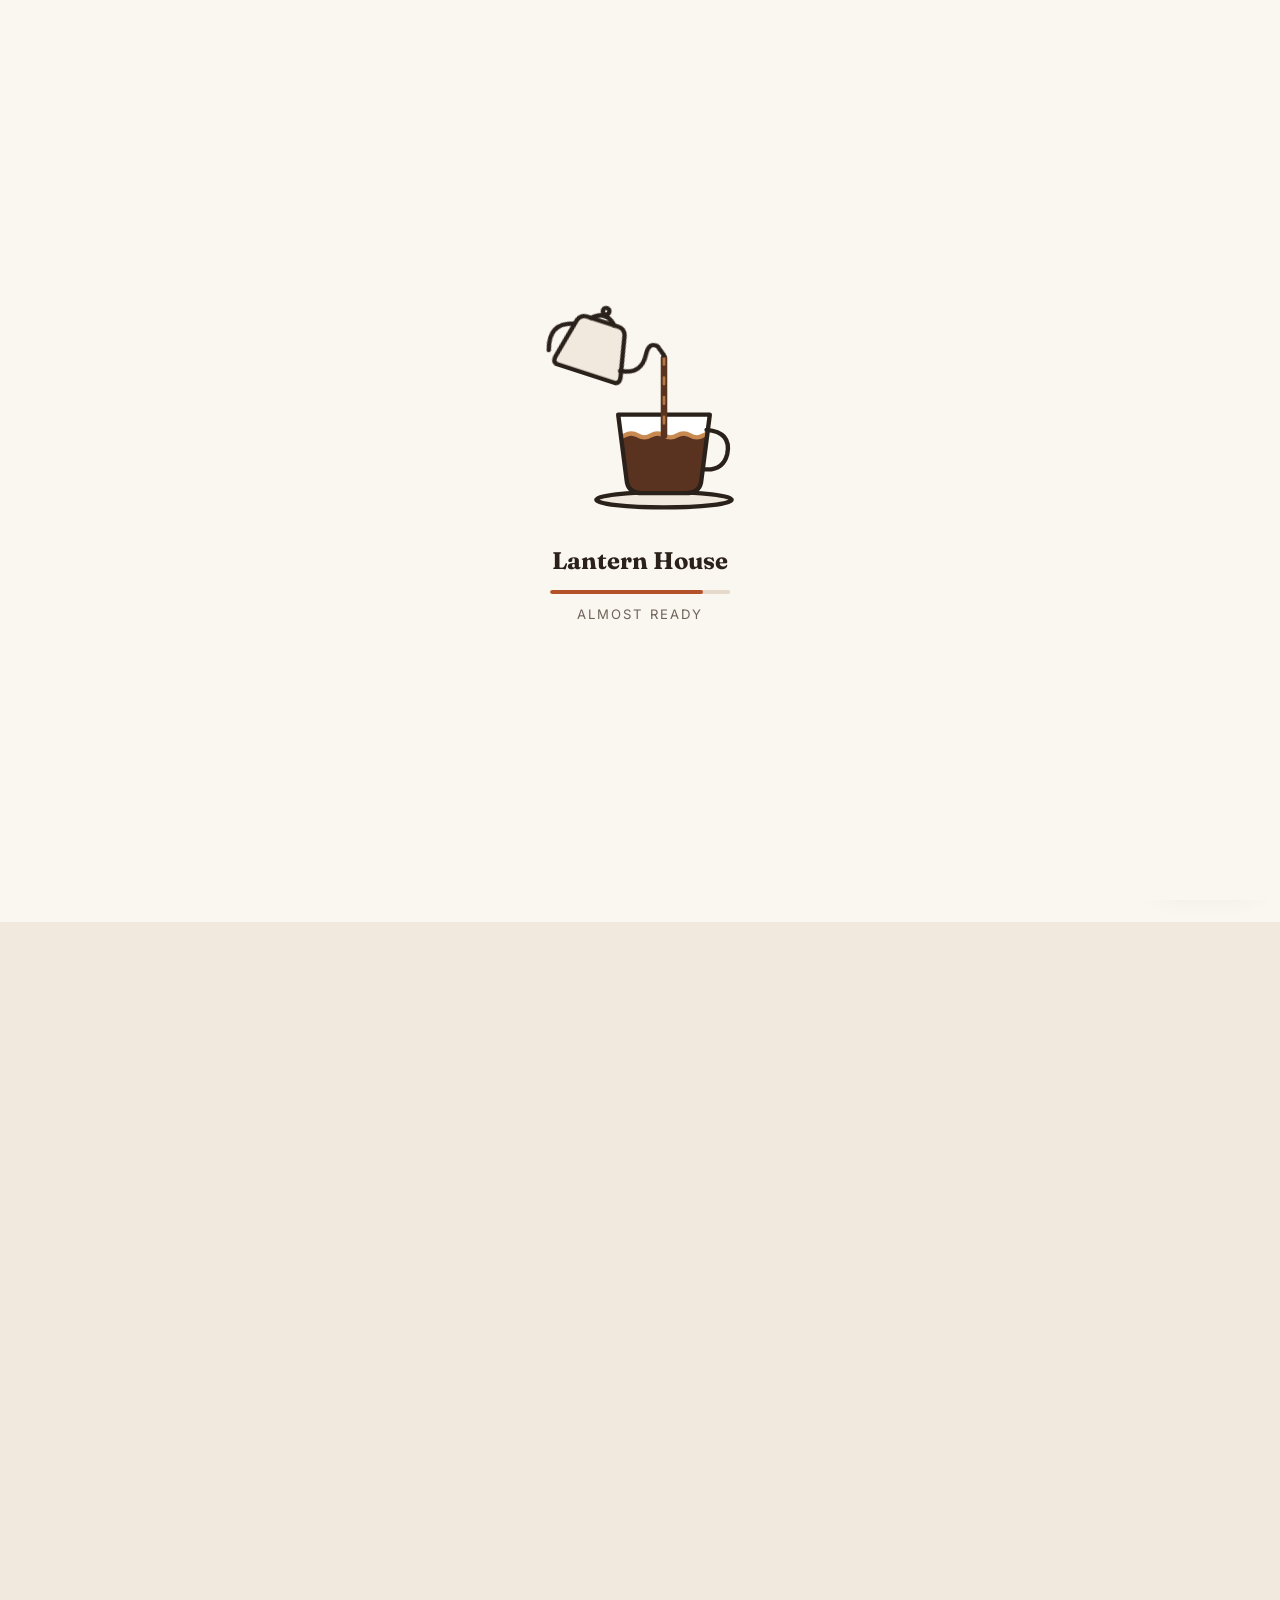
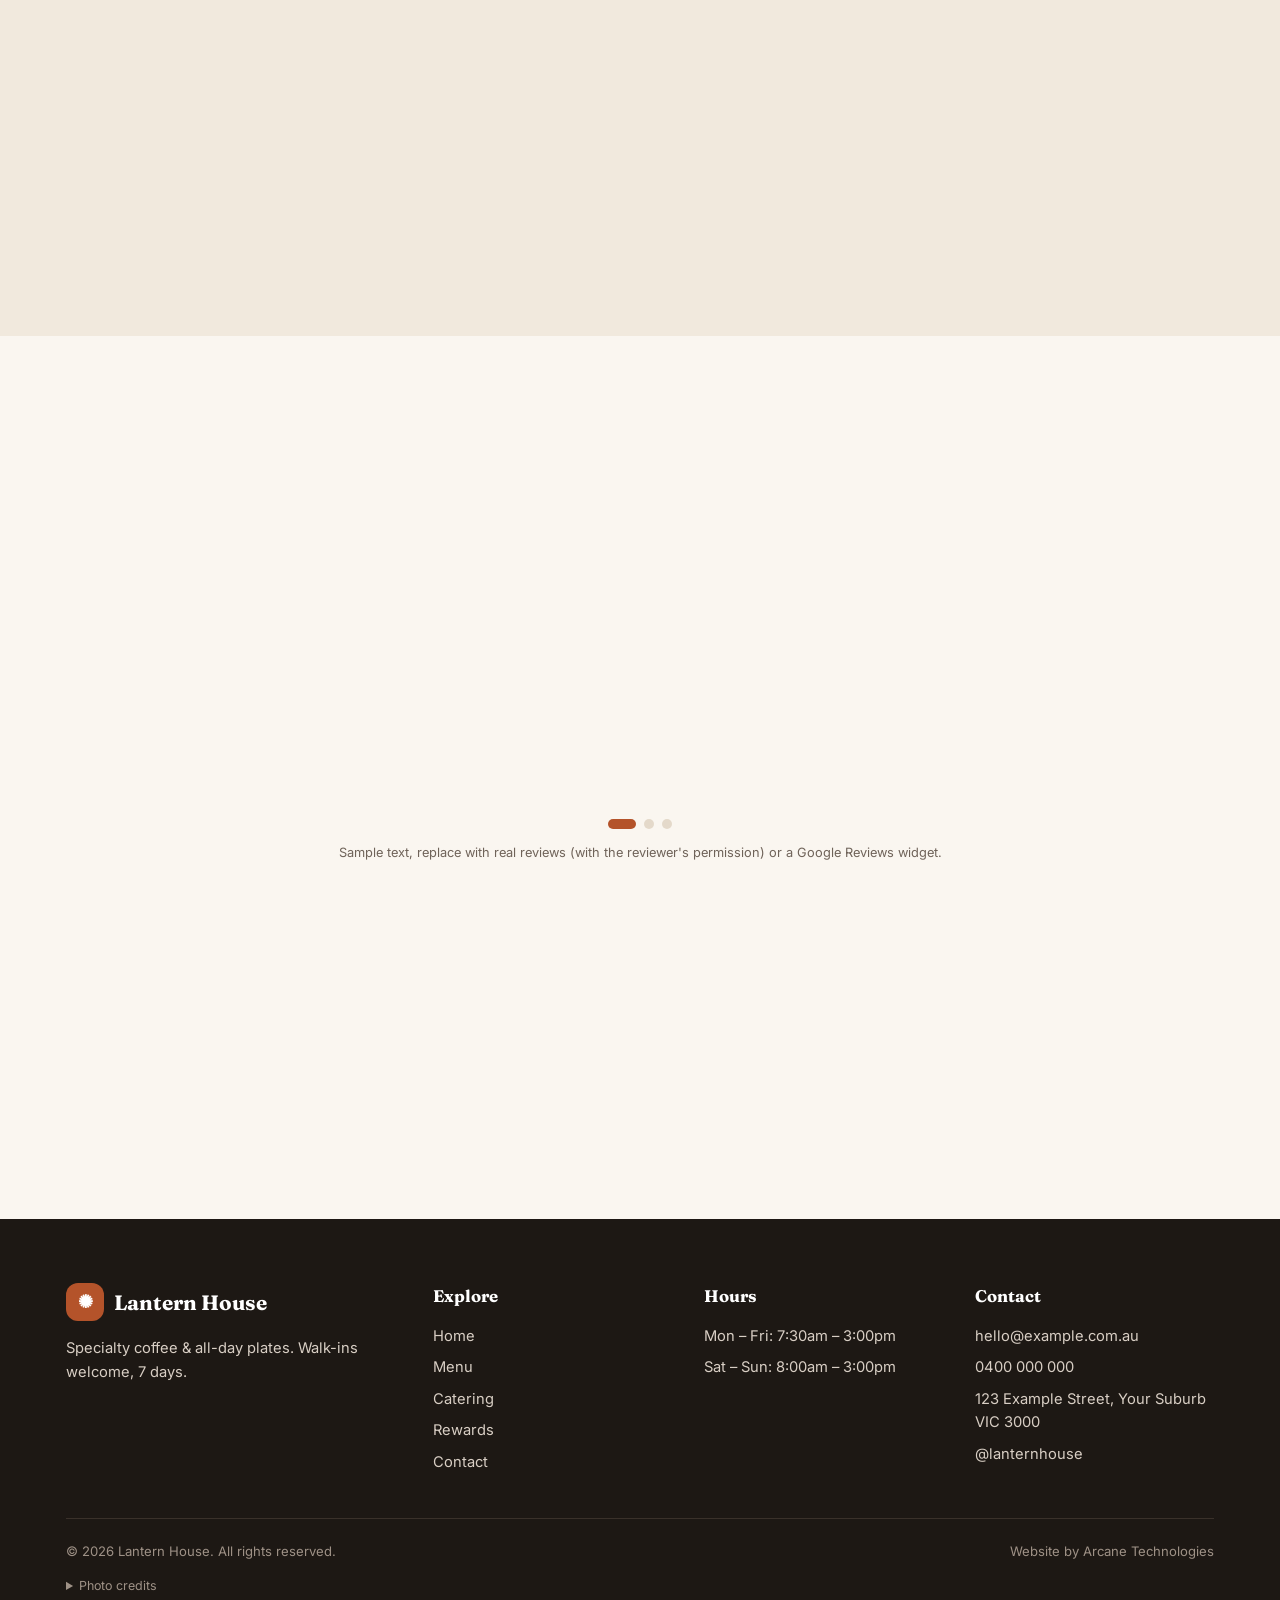
<file: index.html>
<!DOCTYPE html>
<html lang="en">
<head>
<meta charset="UTF-8">
<meta name="viewport" content="width=device-width, initial-scale=1.0">
<title>Lantern House · Café</title>
<meta name="description" content="Neighbourhood café for specialty coffee and all-day plates. Open 7 days, walk-ins welcome.">
<link rel="preconnect" href="https://fonts.googleapis.com">
<link rel="preconnect" href="https://fonts.gstatic.com" crossorigin>
<link href="https://fonts.googleapis.com/css2?family=Fraunces:opsz,wght@9..144,500;9..144,700&family=Inter:wght@400;500;600&display=swap" rel="stylesheet">
<link rel="stylesheet" href="assets/css/styles.css">
<noscript><style>.loader{display:none}.reveal{opacity:1;transform:none}body.is-loading{overflow:auto}</style></noscript>
</head>
<body data-page="home" class="is-loading">
<div class="loader" id="loader"></div>
<div id="site-header"></div>

<main>
  <!-- HERO -->
  <section class="hero">
    <div class="wrap hero-grid">
      <div class="reveal">
        <span class="status" data-status><span class="dot"></span><span class="status-text">Checking hours…</span></span>
        <h1>Slow mornings, <em>bold</em> flavours.</h1>
        <p class="lead">An all-day neighbourhood café pouring specialty coffee and cooking seasonal plates. Open 7 days, walk-ins always welcome.</p>
        <div class="hero-cta">
          <a href="menu.html" class="btn btn-primary">View menu →</a>
          <a href="catering.html" class="btn btn-ghost">Catering &amp; events</a>
        </div>
        <div class="hero-stats">
          <div><strong>7</strong><span>days a week</span></div>
          <div><strong>100%</strong><span>walk-ins</span></div>
          <div><strong>Local</strong><span>roasted beans</span></div>
        </div>
      </div>
      <div class="hero-media reveal">
        <!-- Photo is set in assets/js/config.js (PAGE_PHOTOS.homeHero) -->
        <div class="ph ph-1" style="position:absolute;inset:0" data-photo="homeHero" data-w="700" data-alt="Latte with ground coffee and coffee beans on a table"></div>
        <div class="hero-badge"><b>☕ Today's pour</b>Single-origin filter</div>
      </div>
    </div>
  </section>

  <!-- EXPLORE -->
  <section class="tinted">
    <div class="wrap">
      <div class="section-head reveal">
        <span class="eyebrow">Explore</span>
        <h2>Something for every visit</h2>
      </div>
      <div class="tiles">
        <a class="tile reveal" href="menu.html"><div class="ph ph-3" data-photo="tileMenu" data-w="420" data-alt="Pancakes with blueberries and banana"></div><div class="tile-body"><h3>The Menu</h3><span>Breakfast, lunch, coffee &amp; sweets →</span></div></a>
        <a class="tile reveal" href="catering.html"><div class="ph ph-2" data-photo="tileCatering" data-w="420" data-alt="Grazing table with cheese and fruit"></div><div class="tile-body"><h3>Catering</h3><span>Platters &amp; coffee carts for any crowd →</span></div></a>
        <a class="tile reveal" href="rewards.html"><div class="ph ph-4" data-photo="tileRewards" data-w="420" data-alt="Latte with heart latte art"></div><div class="tile-body"><h3>Rewards</h3><span>Every 10th coffee is on us →</span></div></a>
      </div>
    </div>
  </section>

  <!-- SPECIALS -->
  <section>
    <div class="wrap">
      <div class="split-head reveal">
        <div class="section-head">
          <span class="eyebrow">Seasonal specials</span>
          <h2>What's new on the counter</h2>
          <p>A rotating line-up from our kitchen.</p>
        </div>
        <a href="menu.html" class="btn btn-ghost">Full menu →</a>
      </div>
      <div class="cards" id="specialsGrid"></div>
    </div>
  </section>

  <!-- SOCIAL -->
  <section class="tinted">
    <div class="wrap">
      <div class="split-head reveal">
        <div class="section-head">
          <span class="eyebrow">Follow along</span>
          <h2>Fresh from the feed</h2>
          <p>Daily specials and behind-the-scenes moments.</p>
        </div>
        <a href="#" class="btn btn-ghost" data-insta target="_blank" rel="noopener">Instagram</a>
      </div>
      <!-- For a live Instagram feed, replace this grid with an embed widget (e.g. Behold, Elfsight or SnapWidget). -->
      <div class="social-grid" id="socialGrid"></div>
    </div>
  </section>

  <!-- REVIEWS -->
  <section>
    <div class="wrap">
      <div class="section-head center reveal">
        <span class="eyebrow">Kind words</span>
        <h2>What guests are saying</h2>
      </div>
      <div class="review-slider reveal"><div class="review-track" id="reviewTrack"></div></div>
      <div class="slider-dots" id="reviewDots"></div>
      <p class="placeholder-note">Sample text, replace with real reviews (with the reviewer's permission) or a Google Reviews widget.</p>
    </div>
  </section>

  <!-- VISIT BAND -->
  <section style="padding-top:0">
    <div class="wrap">
      <div class="band reveal">
        <div>
          <h2>Pull up a chair.</h2>
          <p id="todayHours">Open 7 days</p>
        </div>
        <a href="contact.html" class="btn btn-primary">Location &amp; hours →</a>
      </div>
    </div>
  </section>
</main>

<div id="site-footer"></div>
<script src="assets/js/config.js"></script>
<script src="assets/js/main.js"></script>
</body>
</html>
</file>
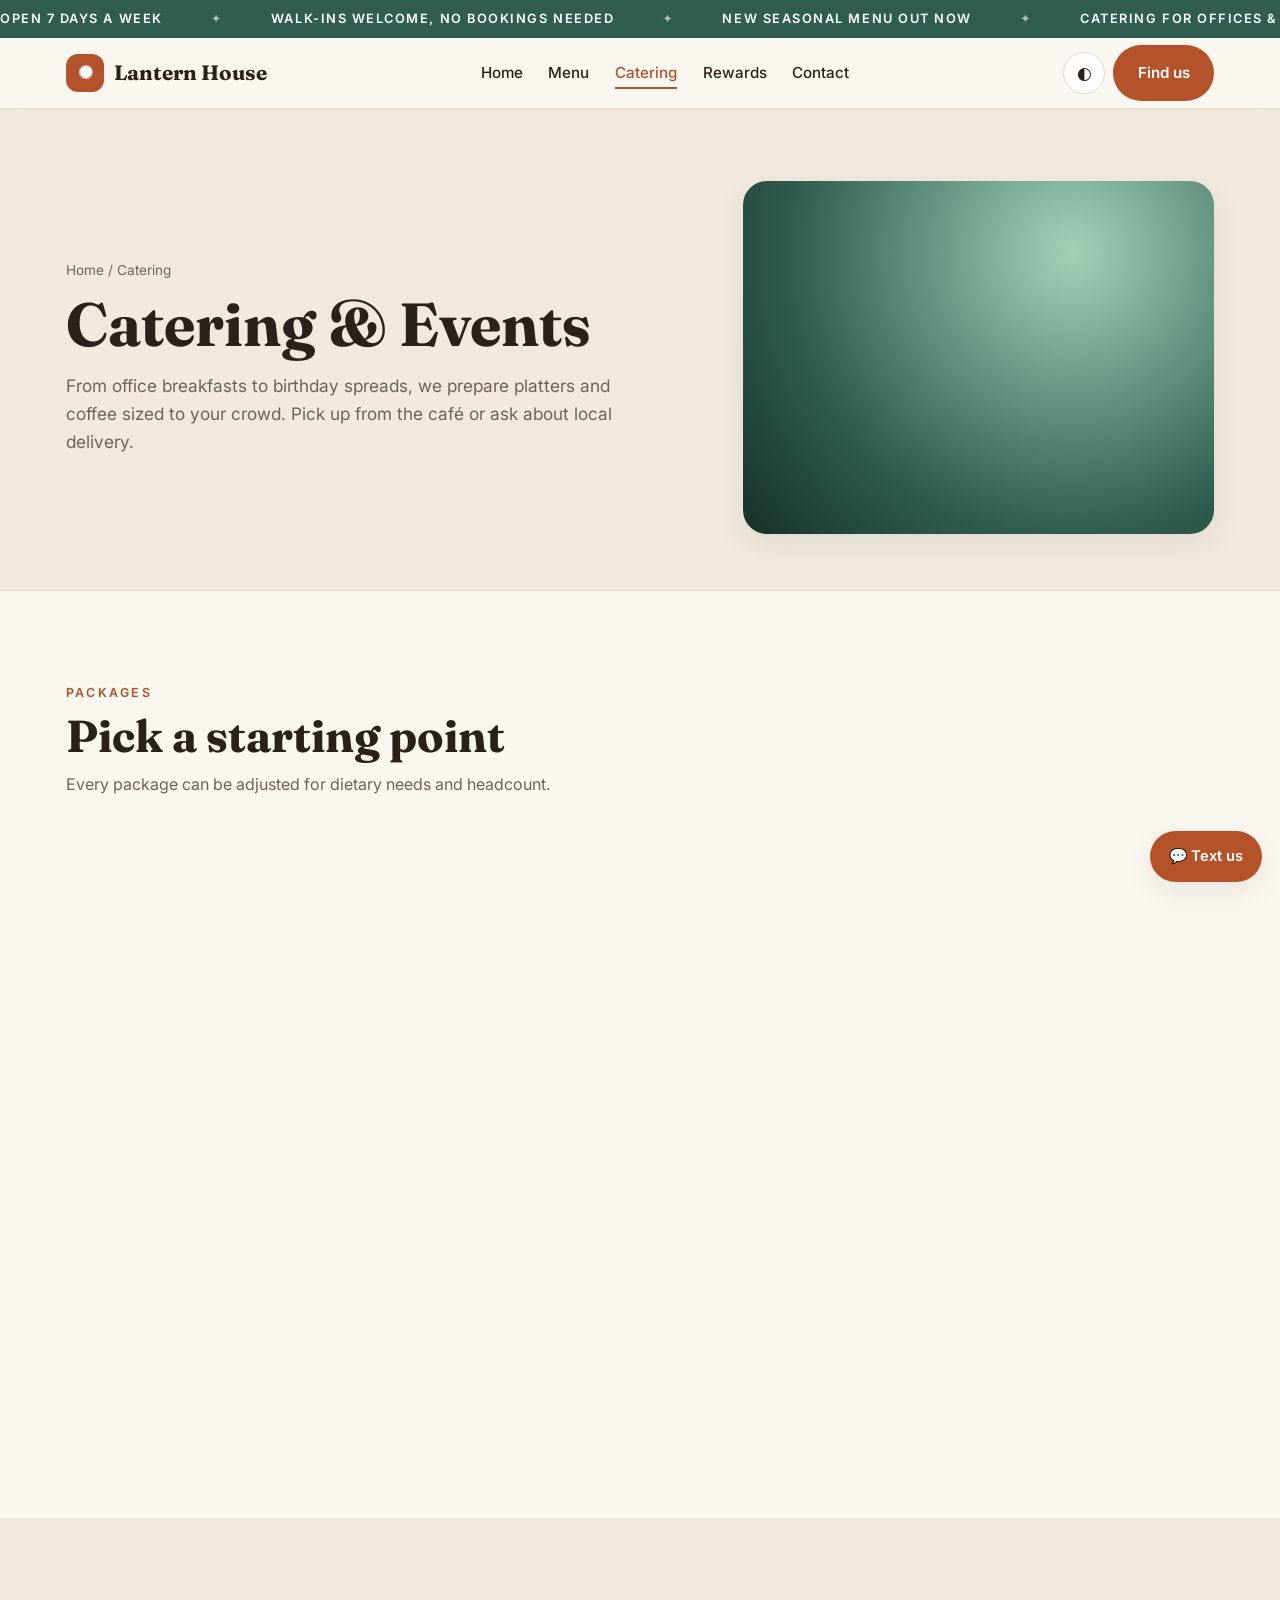
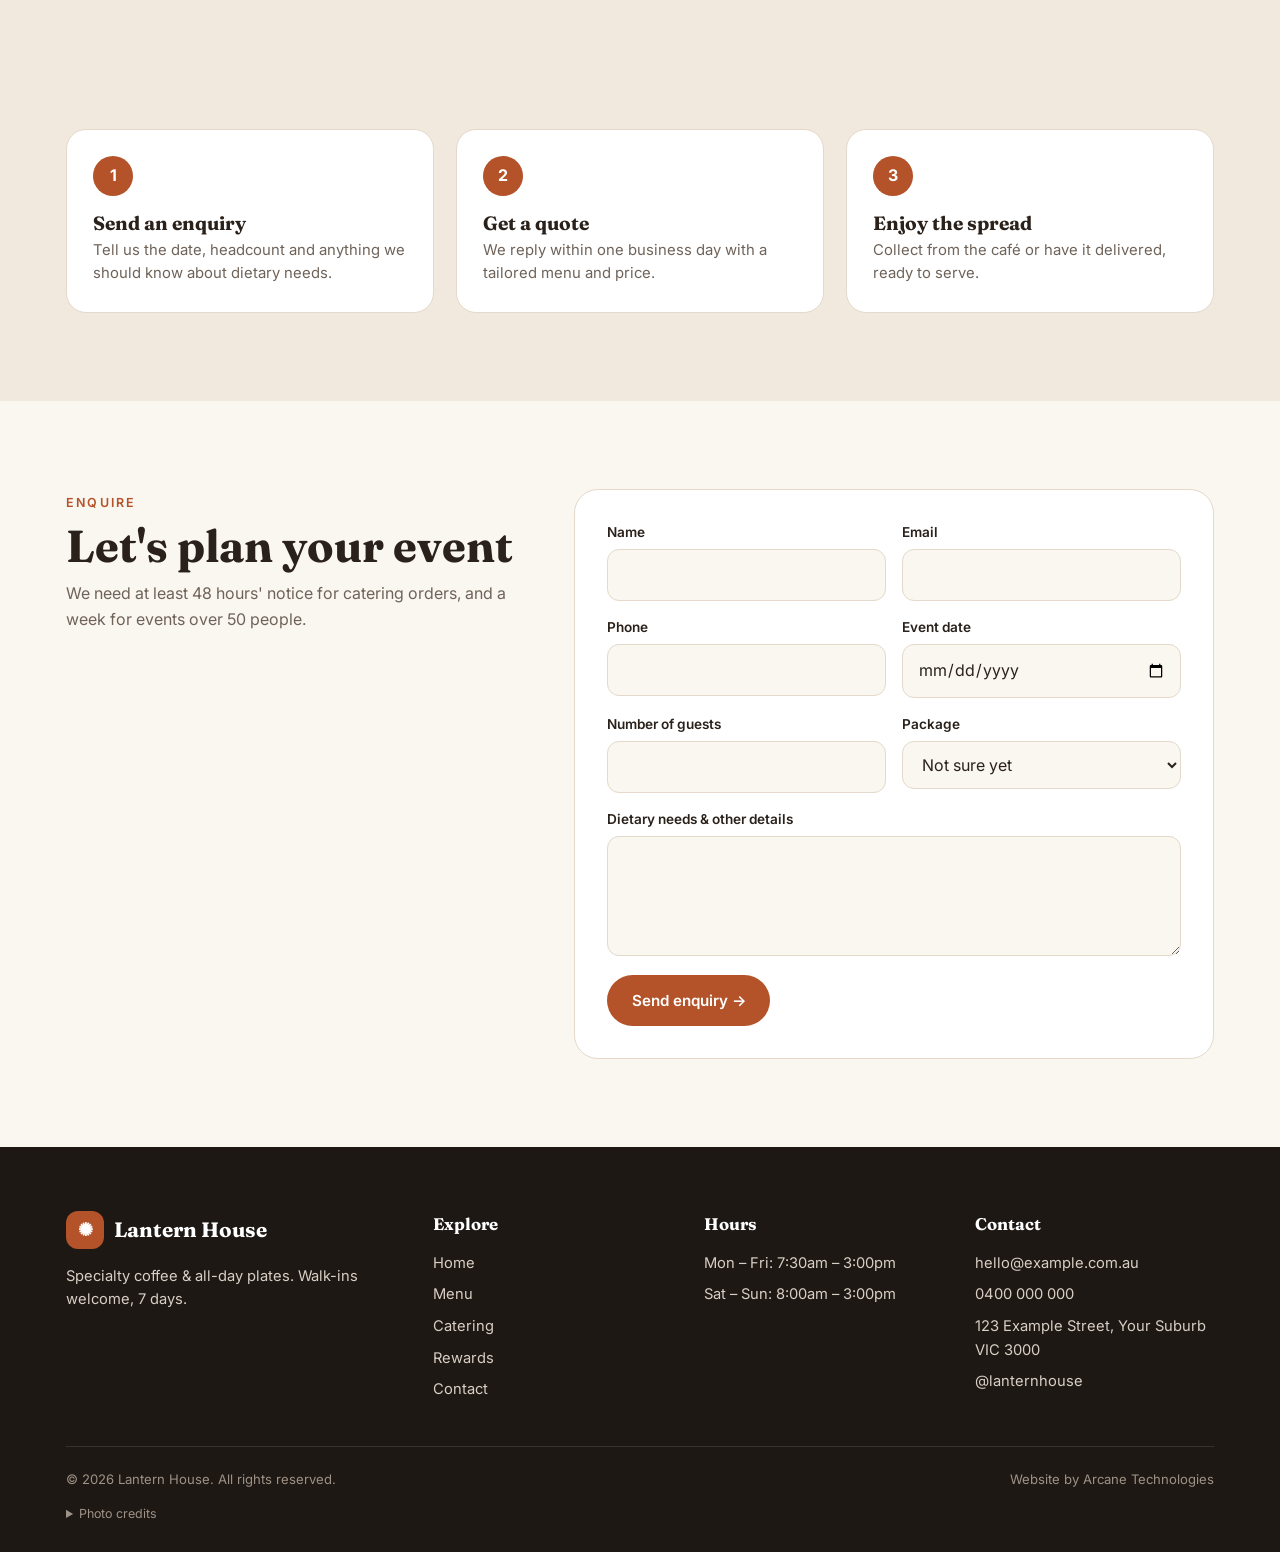
<file: catering.html>
<!DOCTYPE html>
<html lang="en">
<head>
<meta charset="UTF-8">
<meta name="viewport" content="width=device-width, initial-scale=1.0">
<title>Catering · Lantern House</title>
<meta name="description" content="Office breakfasts, working lunches and celebration spreads, delivered or picked up.">
<link rel="preconnect" href="https://fonts.googleapis.com">
<link rel="preconnect" href="https://fonts.gstatic.com" crossorigin>
<link href="https://fonts.googleapis.com/css2?family=Fraunces:opsz,wght@9..144,500;9..144,700&family=Inter:wght@400;500;600&display=swap" rel="stylesheet">
<link rel="stylesheet" href="assets/css/styles.css">
<noscript><style>.loader{display:none}.reveal{opacity:1;transform:none}body.is-loading{overflow:auto}</style></noscript>
</head>
<body data-page="catering" class="is-loading">
<div class="loader" id="loader"></div>
<div id="site-header"></div>

<main>
  <section class="page-hero">
    <div class="wrap page-hero-grid">
      <div>
        <div class="crumbs"><a href="index.html">Home</a> / Catering</div>
        <h1>Catering &amp; Events</h1>
        <p>From office breakfasts to birthday spreads, we prepare platters and coffee sized to your crowd. Pick up from the café or ask about local delivery.</p>
      </div>
      <div class="page-hero-media ph ph-2" data-photo="cateringHero" data-w="560" data-alt="Wooden board with cheese, ham, crackers and grapes"></div>
    </div>
  </section>

  <!-- PACKAGES -->
  <section>
    <div class="wrap">
      <div class="section-head reveal">
        <span class="eyebrow">Packages</span>
        <h2>Pick a starting point</h2>
        <p>Every package can be adjusted for dietary needs and headcount.</p>
      </div>
      <div class="packages" id="packages"></div>
    </div>
  </section>

  <!-- HOW IT WORKS -->
  <section class="tinted">
    <div class="wrap">
      <div class="section-head reveal">
        <span class="eyebrow">How it works</span>
        <h2>Three easy steps</h2>
      </div>
      <div class="steps">
        <div class="step reveal"><h3>Send an enquiry</h3><p>Tell us the date, headcount and anything we should know about dietary needs.</p></div>
        <div class="step reveal"><h3>Get a quote</h3><p>We reply within one business day with a tailored menu and price.</p></div>
        <div class="step reveal"><h3>Enjoy the spread</h3><p>Collect from the café or have it delivered, ready to serve.</p></div>
      </div>
    </div>
  </section>

  <!-- ENQUIRY FORM -->
  <section id="enquire">
    <div class="wrap two-col" style="align-items:start">
      <div class="reveal">
        <span class="eyebrow">Enquire</span>
        <h2 style="font-size:clamp(1.9rem,4vw,2.8rem);margin:.35rem 0 .6rem">Let's plan your event</h2>
        <p style="color:var(--muted)">We need at least 48 hours' notice for catering orders, and a week for events over 50 people.</p>
      </div>
      <form class="form-card reveal" data-form="catering" data-subject="Catering enquiry">
        <div class="form-grid">
          <div class="field"><label for="c-name">Name</label><input id="c-name" name="name" required autocomplete="name"></div>
          <div class="field"><label for="c-email">Email</label><input id="c-email" name="email" type="email" required autocomplete="email"></div>
          <div class="field"><label for="c-phone">Phone</label><input id="c-phone" name="phone" type="tel" autocomplete="tel"></div>
          <div class="field"><label for="c-date">Event date</label><input id="c-date" name="date" type="date" required></div>
          <div class="field"><label for="c-guests">Number of guests</label><input id="c-guests" name="guests" type="number" min="10" required></div>
          <div class="field"><label for="c-package">Package</label><select id="c-package" name="package"></select></div>
          <div class="field full"><label for="c-notes">Dietary needs &amp; other details</label><textarea id="c-notes" name="notes"></textarea></div>
        </div>
        <button class="btn btn-primary" type="submit" style="margin-top:1.2rem">Send enquiry →</button>
        <p class="form-msg" role="status"></p>
      </form>
    </div>
  </section>
</main>

<div id="site-footer"></div>
<script src="assets/js/config.js"></script>
<script src="assets/js/main.js"></script>
</body>
</html>
</file>
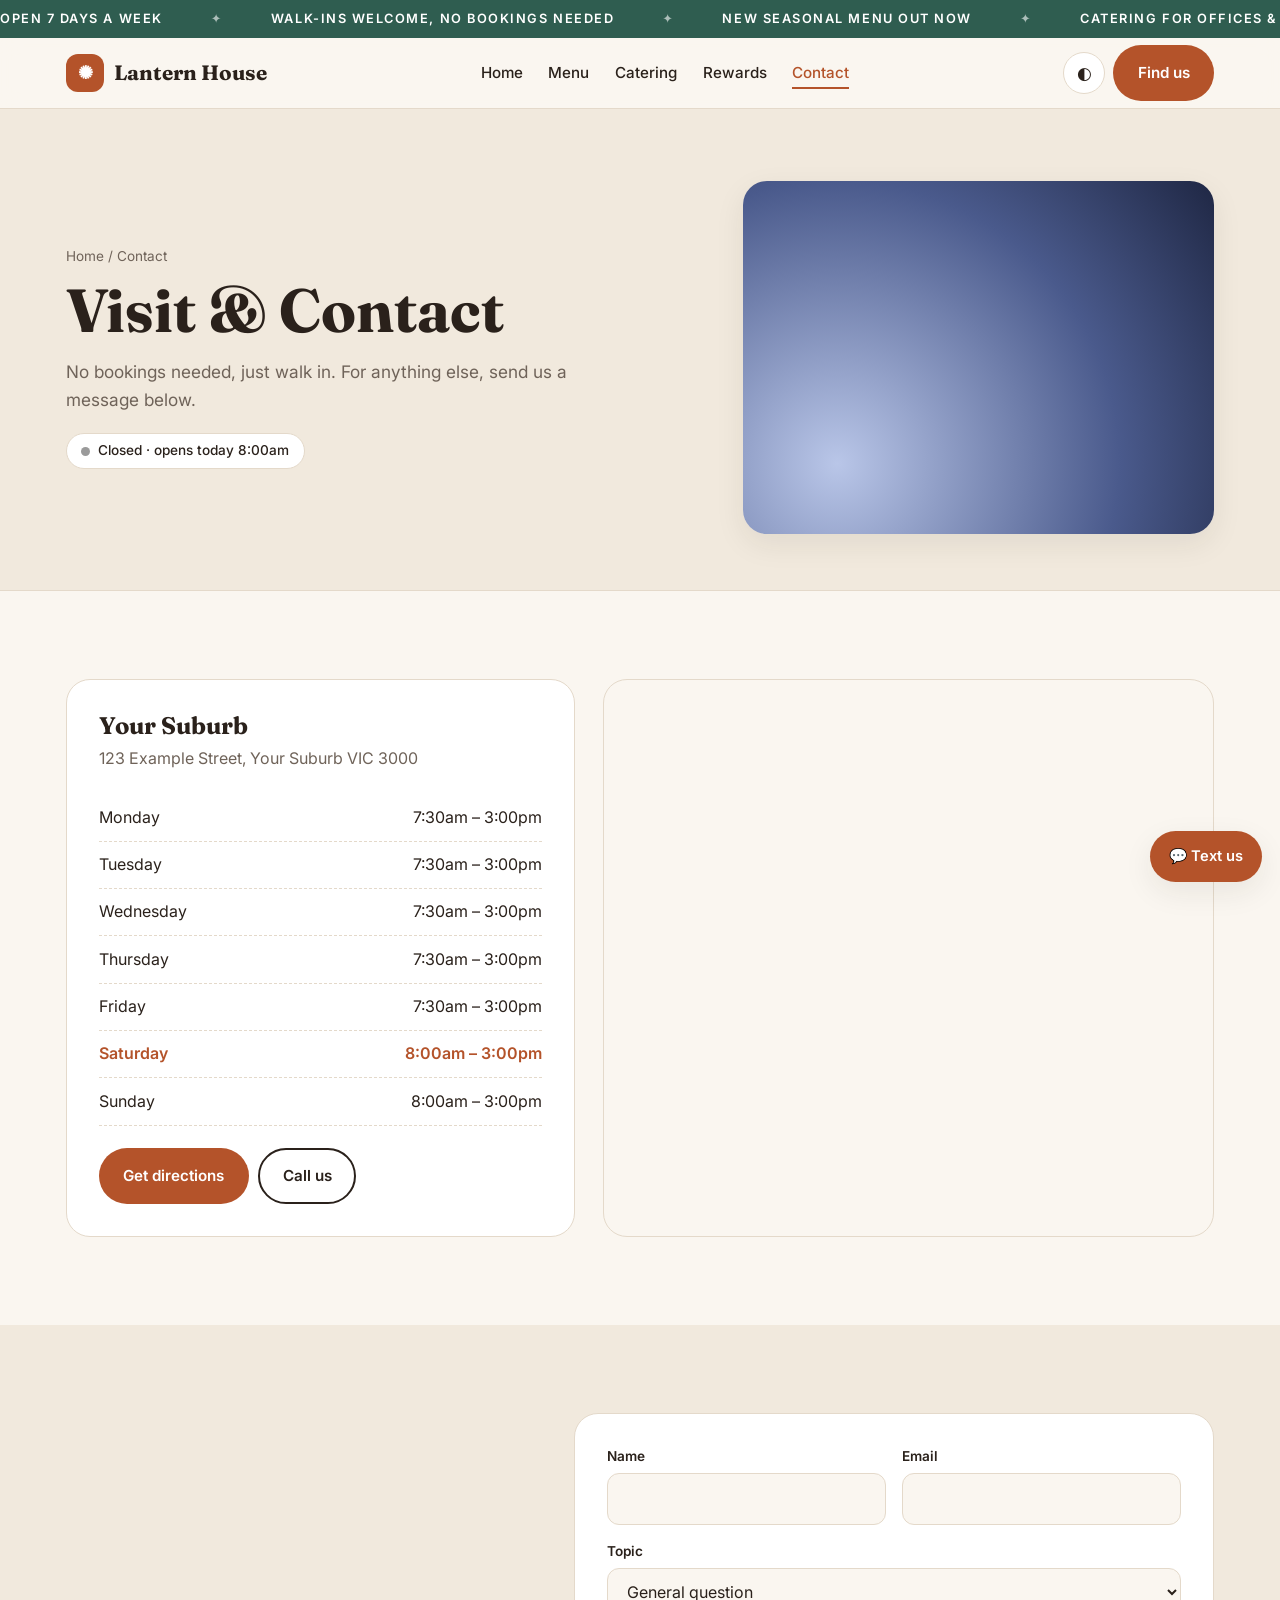
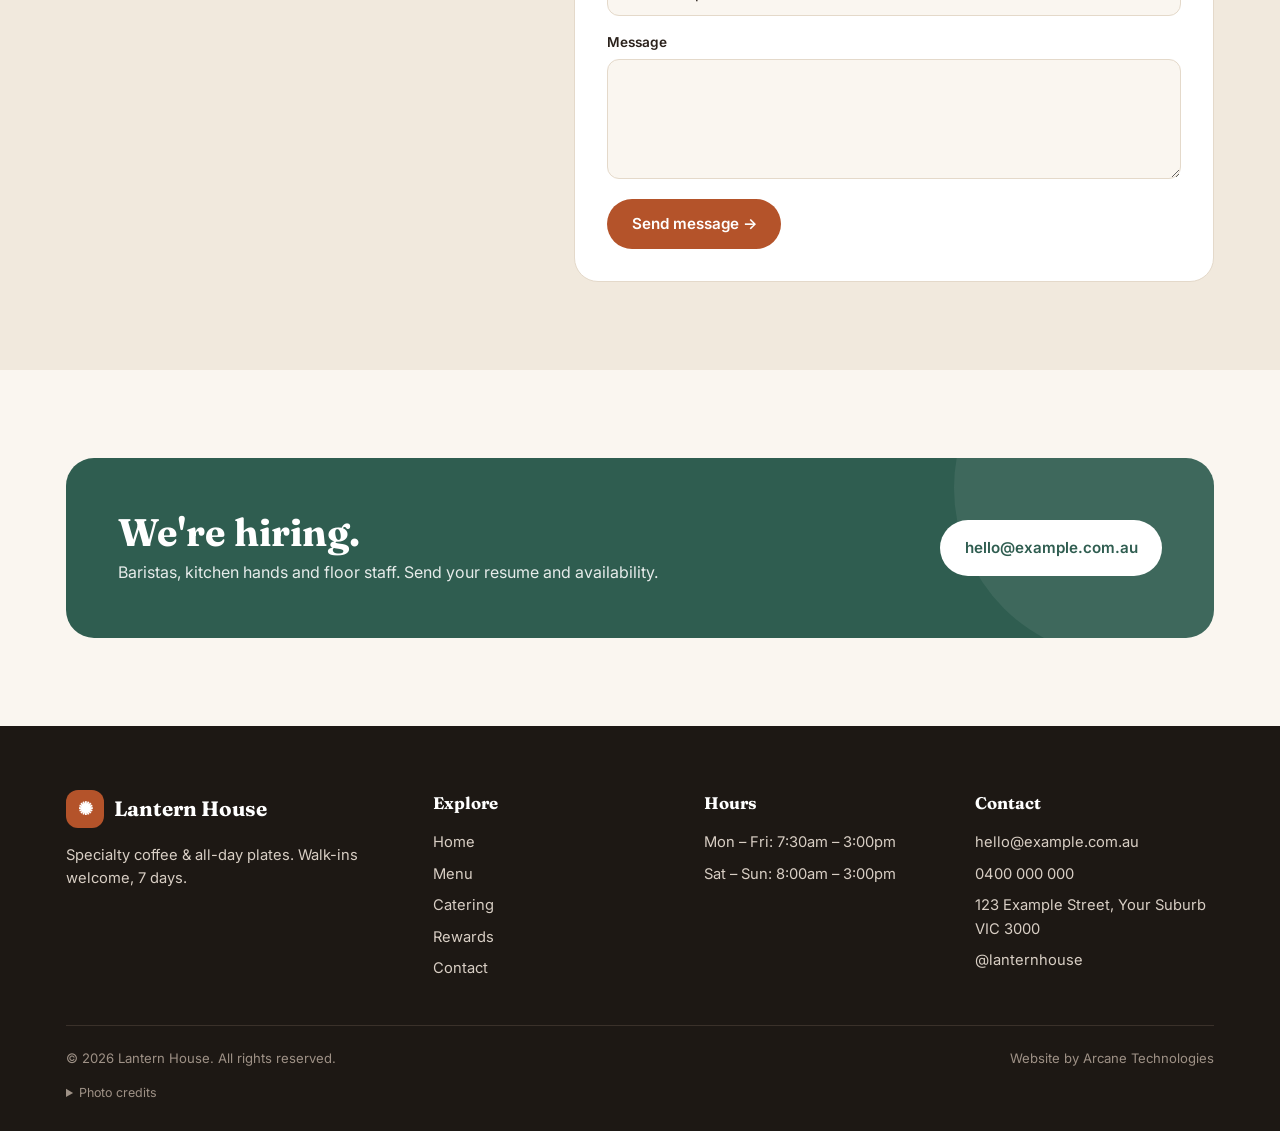
<file: contact.html>
<!DOCTYPE html>
<html lang="en">
<head>
<meta charset="UTF-8">
<meta name="viewport" content="width=device-width, initial-scale=1.0">
<title>Contact · Lantern House</title>
<meta name="description" content="Find us, check today's hours, or send us a message.">
<link rel="preconnect" href="https://fonts.googleapis.com">
<link rel="preconnect" href="https://fonts.gstatic.com" crossorigin>
<link href="https://fonts.googleapis.com/css2?family=Fraunces:opsz,wght@9..144,500;9..144,700&family=Inter:wght@400;500;600&display=swap" rel="stylesheet">
<link rel="stylesheet" href="assets/css/styles.css">
<noscript><style>.loader{display:none}.reveal{opacity:1;transform:none}body.is-loading{overflow:auto}</style></noscript>
</head>
<body data-page="contact" class="is-loading">
<div class="loader" id="loader"></div>
<div id="site-header"></div>

<main>
  <section class="page-hero">
    <div class="wrap page-hero-grid">
      <div>
        <div class="crumbs"><a href="index.html">Home</a> / Contact</div>
        <h1>Visit &amp; Contact</h1>
        <p>No bookings needed, just walk in. For anything else, send us a message below.</p>
        <span class="status" data-status style="margin-top:1.2rem"><span class="dot"></span><span class="status-text">Checking hours…</span></span>
      </div>
      <div class="page-hero-media ph ph-5" data-photo="contactHero" data-w="560" data-alt="Café interior with a curved counter"></div>
    </div>
  </section>

  <!-- LOCATION & HOURS -->
  <section>
    <div class="wrap loc-grid">
      <div class="loc-card reveal">
        <h3 id="suburb">Your Suburb</h3>
        <p style="color:var(--muted)" id="addressText"></p>
        <ul class="hours" id="hoursList"></ul>
        <div style="display:flex;gap:.6rem;flex-wrap:wrap">
          <a class="btn btn-primary" id="directionsBtn" href="#" target="_blank" rel="noopener">Get directions</a>
          <a class="btn btn-ghost" id="callBtn" href="#">Call us</a>
        </div>
      </div>
      <div class="map reveal"><iframe id="mapFrame" title="Map showing the café location" loading="lazy" referrerpolicy="no-referrer-when-downgrade"></iframe></div>
    </div>
  </section>

  <!-- CONTACT FORM -->
  <section class="tinted">
    <div class="wrap two-col" style="align-items:start">
      <div class="reveal">
        <span class="eyebrow">Get in touch</span>
        <h2 style="font-size:clamp(1.9rem,4vw,2.8rem);margin:.35rem 0 .6rem">Send us a message</h2>
        <p style="color:var(--muted)">Questions about the menu, allergies, gift cards or anything else. We reply within one business day.</p>
        <p style="margin-top:1rem">Or email <a data-email href="#" style="color:var(--brand);font-weight:600"></a></p>
      </div>
      <form class="form-card reveal" data-form="contact" data-subject="Website message">
        <div class="form-grid">
          <div class="field"><label for="m-name">Name</label><input id="m-name" name="name" required autocomplete="name"></div>
          <div class="field"><label for="m-email">Email</label><input id="m-email" name="email" type="email" required autocomplete="email"></div>
          <div class="field full"><label for="m-topic">Topic</label>
            <select id="m-topic" name="topic"><option>General question</option><option>Allergies &amp; dietary</option><option>Gift cards</option><option>Feedback</option></select></div>
          <div class="field full"><label for="m-msg">Message</label><textarea id="m-msg" name="message" required></textarea></div>
        </div>
        <button class="btn btn-primary" type="submit" style="margin-top:1.2rem">Send message →</button>
        <p class="form-msg" role="status"></p>
      </form>
    </div>
  </section>

  <!-- CAREERS -->
  <section>
    <div class="wrap">
      <div class="band reveal">
        <div><h2>We're hiring.</h2><p>Baristas, kitchen hands and floor staff. Send your resume and availability.</p></div>
        <a href="#" data-email class="btn btn-primary"></a>
      </div>
    </div>
  </section>
</main>

<div id="site-footer"></div>
<script src="assets/js/config.js"></script>
<script src="assets/js/main.js"></script>
</body>
</html>
</file>
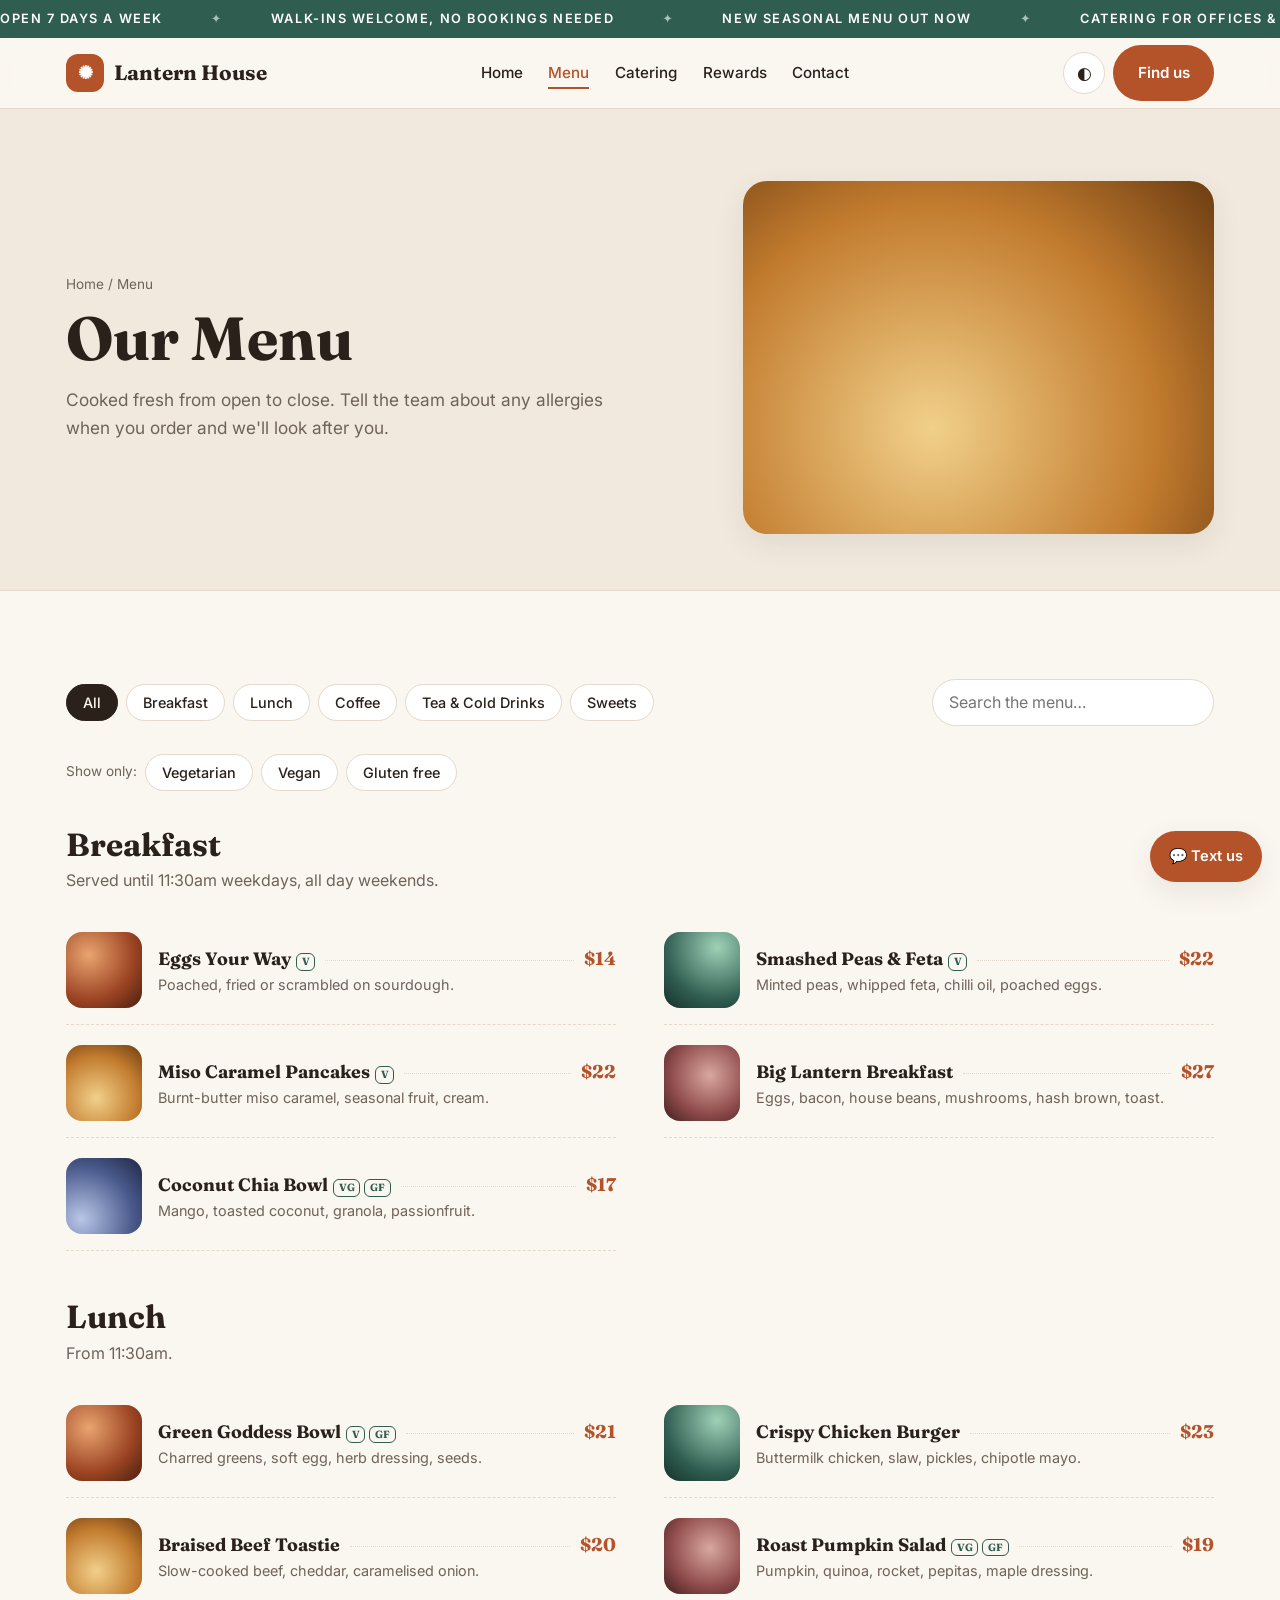
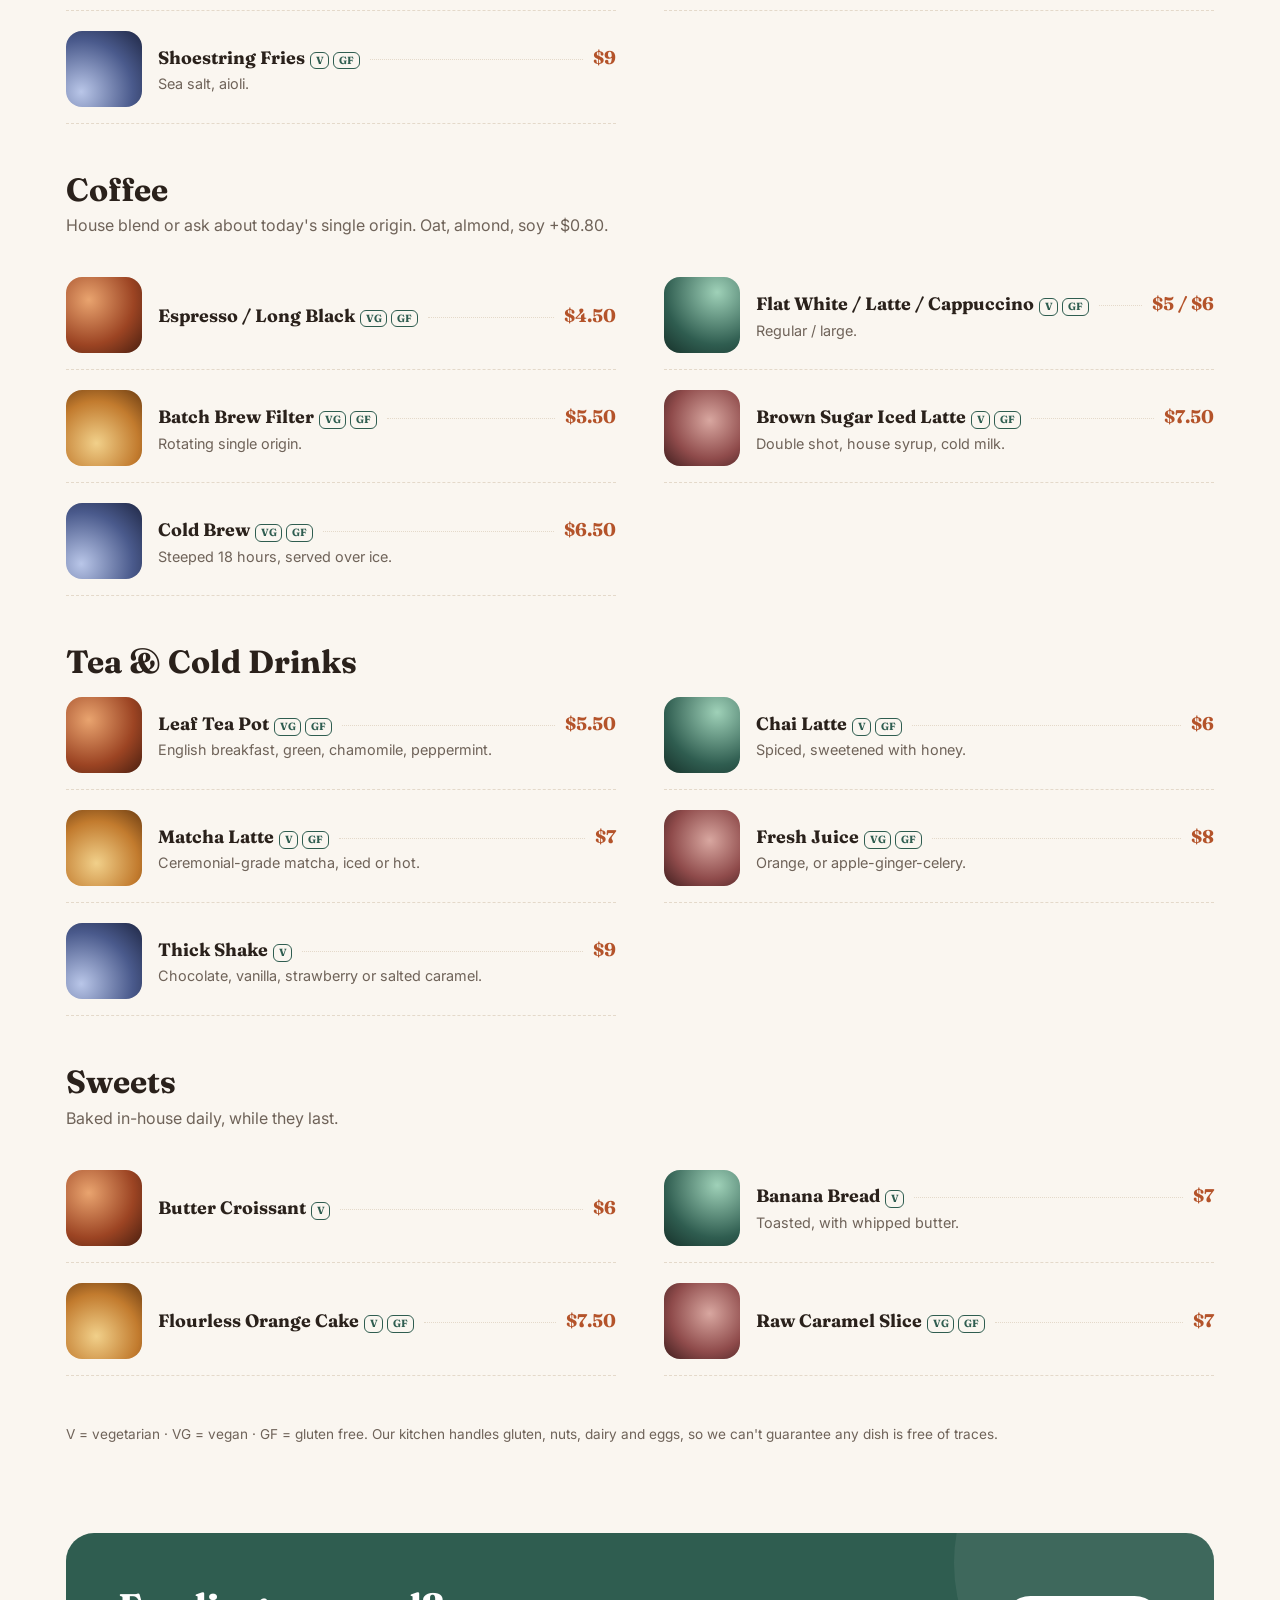
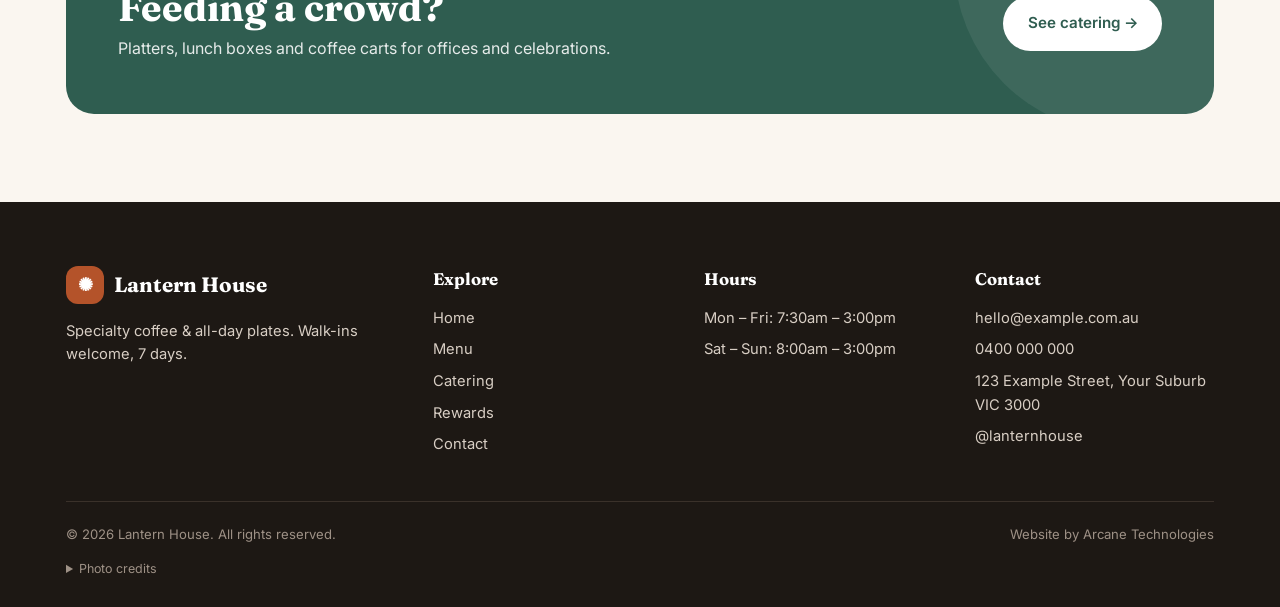
<file: menu.html>
<!DOCTYPE html>
<html lang="en">
<head>
<meta charset="UTF-8">
<meta name="viewport" content="width=device-width, initial-scale=1.0">
<title>Menu · Lantern House</title>
<meta name="description" content="Breakfast, lunch, coffee, tea and house-baked sweets.">
<link rel="preconnect" href="https://fonts.googleapis.com">
<link rel="preconnect" href="https://fonts.gstatic.com" crossorigin>
<link href="https://fonts.googleapis.com/css2?family=Fraunces:opsz,wght@9..144,500;9..144,700&family=Inter:wght@400;500;600&display=swap" rel="stylesheet">
<link rel="stylesheet" href="assets/css/styles.css">
<noscript><style>.loader{display:none}.reveal{opacity:1;transform:none}body.is-loading{overflow:auto}</style></noscript>
</head>
<body data-page="menu" class="is-loading">
<div class="loader" id="loader"></div>
<div id="site-header"></div>

<main>
  <section class="page-hero">
    <div class="wrap page-hero-grid">
      <div>
        <div class="crumbs"><a href="index.html">Home</a> / Menu</div>
        <h1>Our Menu</h1>
        <p>Cooked fresh from open to close. Tell the team about any allergies when you order and we'll look after you.</p>
      </div>
      <div class="page-hero-media ph ph-3" data-photo="menuHero" data-w="560" data-alt="Fried egg breakfast with toast, tomatoes and black coffee"></div>
    </div>
  </section>

  <section>
    <div class="wrap">
      <div class="menu-tools">
        <div class="tabs" id="menuTabs" role="tablist" aria-label="Menu categories"></div>
        <input class="search" id="menuSearch" type="search" placeholder="Search the menu…" aria-label="Search the menu">
      </div>
      <div class="diet-filters" style="margin-bottom:36px">
        <span>Show only:</span>
        <button class="chip" data-diet="V" aria-pressed="false">Vegetarian</button>
        <button class="chip" data-diet="VG" aria-pressed="false">Vegan</button>
        <button class="chip" data-diet="GF" aria-pressed="false">Gluten free</button>
      </div>

      <div id="menuPanel"></div>
      <p class="menu-empty" id="menuEmpty">Nothing matches those filters. Try removing one.</p>

      <p class="menu-key">V = vegetarian · VG = vegan · GF = gluten free. Our kitchen handles gluten, nuts, dairy and eggs, so we can't guarantee any dish is free of traces.</p>
    </div>
  </section>

  <section style="padding-top:0">
    <div class="wrap">
      <div class="band reveal">
        <div><h2>Feeding a crowd?</h2><p>Platters, lunch boxes and coffee carts for offices and celebrations.</p></div>
        <a href="catering.html" class="btn btn-primary">See catering →</a>
      </div>
    </div>
  </section>
</main>

<div id="site-footer"></div>
<script src="assets/js/config.js"></script>
<script src="assets/js/main.js"></script>
</body>
</html>
</file>
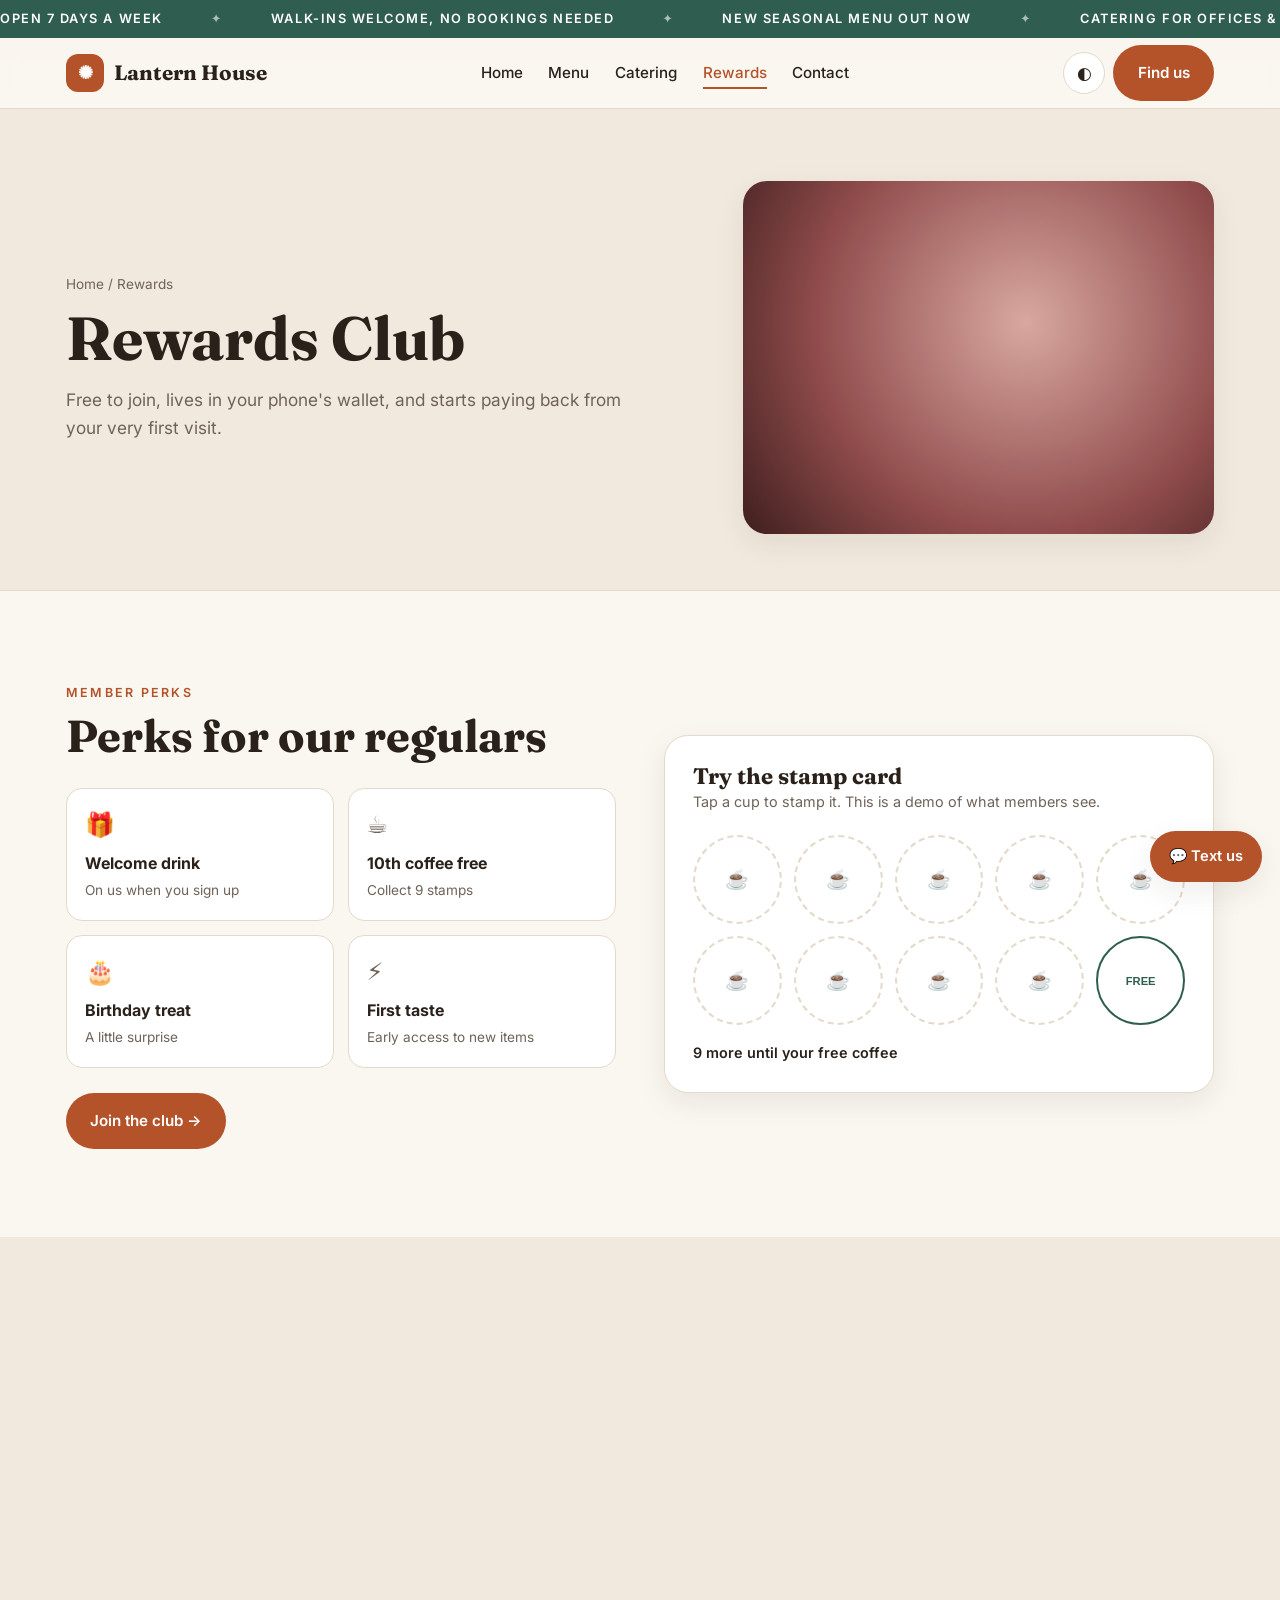
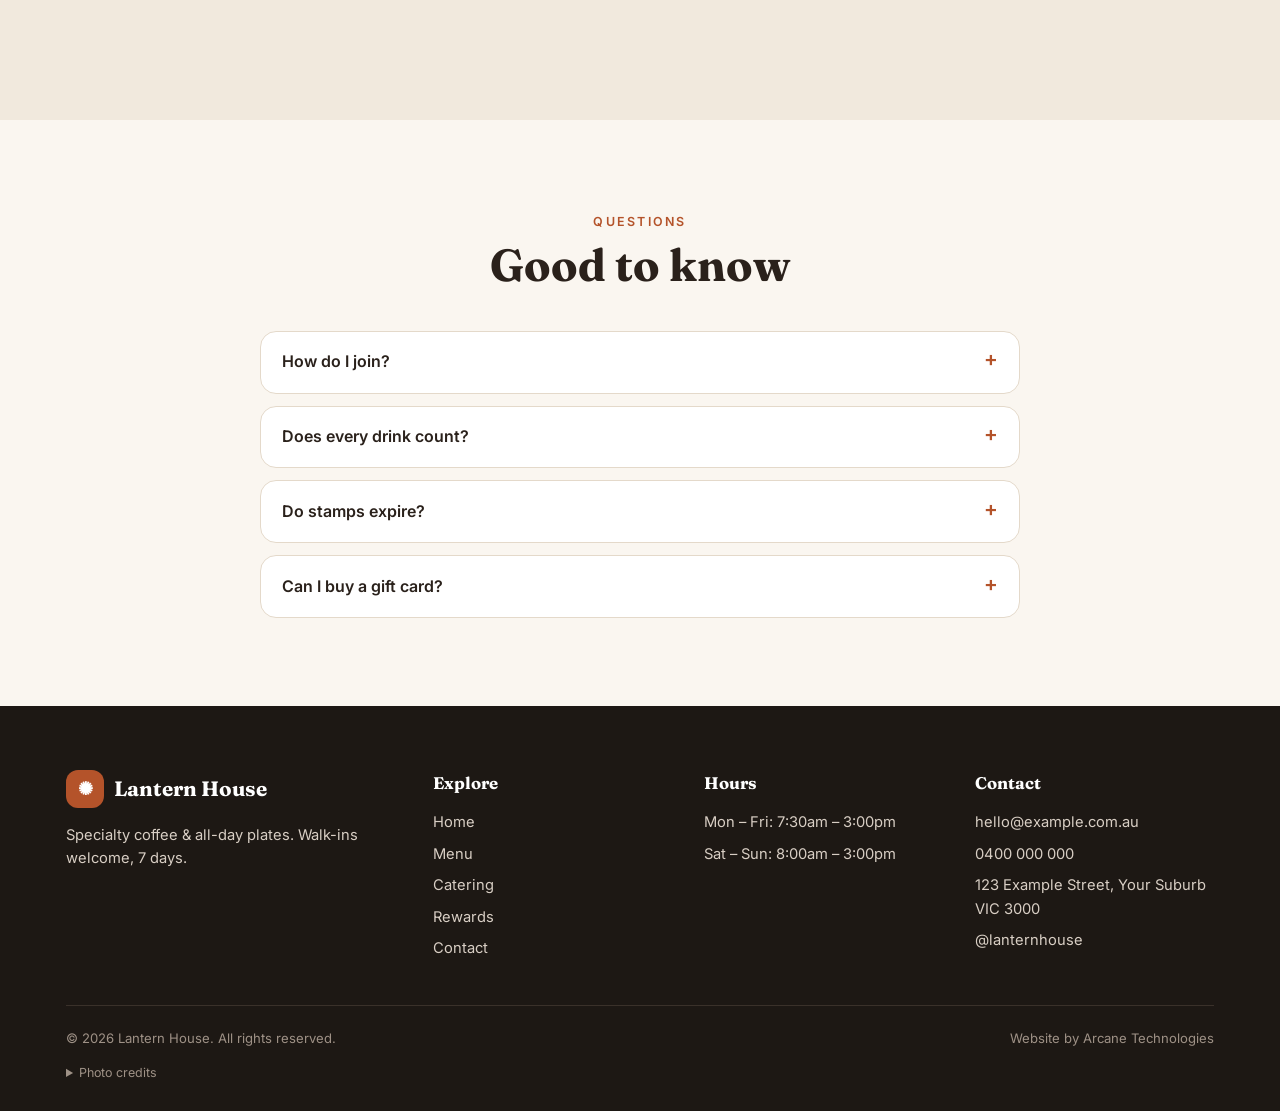
<file: rewards.html>
<!DOCTYPE html>
<html lang="en">
<head>
<meta charset="UTF-8">
<meta name="viewport" content="width=device-width, initial-scale=1.0">
<title>Rewards · Lantern House</title>
<meta name="description" content="Join the Lantern House rewards club: a welcome drink, every 10th coffee free and a birthday treat.">
<link rel="preconnect" href="https://fonts.googleapis.com">
<link rel="preconnect" href="https://fonts.gstatic.com" crossorigin>
<link href="https://fonts.googleapis.com/css2?family=Fraunces:opsz,wght@9..144,500;9..144,700&family=Inter:wght@400;500;600&display=swap" rel="stylesheet">
<link rel="stylesheet" href="assets/css/styles.css">
<noscript><style>.loader{display:none}.reveal{opacity:1;transform:none}body.is-loading{overflow:auto}</style></noscript>
</head>
<body data-page="rewards" class="is-loading">
<div class="loader" id="loader"></div>
<div id="site-header"></div>

<main>
  <section class="page-hero">
    <div class="wrap page-hero-grid">
      <div>
        <div class="crumbs"><a href="index.html">Home</a> / Rewards</div>
        <h1>Rewards Club</h1>
        <p>Free to join, lives in your phone's wallet, and starts paying back from your very first visit.</p>
      </div>
      <div class="page-hero-media ph ph-4" data-photo="rewardsHero" data-w="560" data-alt="Close-up of latte art on a cappuccino"></div>
    </div>
  </section>

  <!-- PERKS + STAMP DEMO -->
  <section>
    <div class="wrap two-col">
      <div class="reveal">
        <span class="eyebrow">Member perks</span>
        <h2 style="font-size:clamp(1.9rem,4vw,2.8rem);margin:.35rem 0 .6rem">Perks for our regulars</h2>
        <div class="perks">
          <div class="perk"><span class="ico">🎁</span><b>Welcome drink</b><span>On us when you sign up</span></div>
          <div class="perk"><span class="ico">☕</span><b>10th coffee free</b><span>Collect 9 stamps</span></div>
          <div class="perk"><span class="ico">🎂</span><b>Birthday treat</b><span>A little surprise</span></div>
          <div class="perk"><span class="ico">⚡</span><b>First taste</b><span>Early access to new items</span></div>
        </div>
        <a href="#" class="btn btn-primary" data-join>Join the club →</a>
      </div>
      <div class="stamp-card reveal">
        <h3>Try the stamp card</h3>
        <p>Tap a cup to stamp it. This is a demo of what members see.</p>
        <div class="stamps" id="stamps"></div>
        <p class="stamp-msg" id="stampMsg" aria-live="polite"></p>
      </div>
    </div>
  </section>

  <!-- HOW IT WORKS -->
  <section class="tinted">
    <div class="wrap">
      <div class="section-head reveal">
        <span class="eyebrow">How it works</span>
        <h2>Sign up in under a minute</h2>
      </div>
      <div class="steps">
        <div class="step reveal"><h3>Join online</h3><p>Tap Join the club and add your card to Apple Wallet or Google Wallet.</p></div>
        <div class="step reveal"><h3>Show it at the counter</h3><p>We scan your card with every order, so there's nothing to remember.</p></div>
        <div class="step reveal"><h3>Collect your treats</h3><p>Your free coffee and birthday treat are applied automatically.</p></div>
      </div>
    </div>
  </section>

  <!-- FAQ -->
  <section>
    <div class="wrap">
      <div class="section-head center reveal">
        <span class="eyebrow">Questions</span>
        <h2>Good to know</h2>
      </div>
      <div class="faq" id="faq"></div>
    </div>
  </section>
</main>

<div id="site-footer"></div>
<script src="assets/js/config.js"></script>
<script src="assets/js/main.js"></script>
</body>
</html>
</file>
<file: assets/css/styles.css>
/* ============================================================
   Lantern House — shared stylesheet
   Colours live in the :root tokens below (light + dark).
   ============================================================ */
:root{
  --bg:#faf6f0; --surface:#ffffff; --surface-2:#f1e9dd;
  --text:#2a211b; --muted:#6f6359; --line:#e4d9ca;
  --brand:#b4532a; --brand-ink:#ffffff; --accent:#2f5d50;
  --coffee:#5a3320; --crema:#c98a52;
  --radius:18px; --shadow:0 10px 30px rgba(42,33,27,.08);
  --max:1180px;
}
@media (prefers-color-scheme: dark){
  :root:not([data-theme="light"]){
    --bg:#16120f; --surface:#211b17; --surface-2:#2a231e;
    --text:#f3ece4; --muted:#b5a89b; --line:#3a312a;
    --brand:#e07a4b; --brand-ink:#1a120d; --accent:#7fb7a5;
    --shadow:0 10px 30px rgba(0,0,0,.35);
  }
}
:root[data-theme="dark"]{
  --bg:#16120f; --surface:#211b17; --surface-2:#2a231e;
  --text:#f3ece4; --muted:#b5a89b; --line:#3a312a;
  --brand:#e07a4b; --brand-ink:#1a120d; --accent:#7fb7a5;
  --shadow:0 10px 30px rgba(0,0,0,.35);
}
*{box-sizing:border-box;margin:0;padding:0}
html{scroll-behavior:smooth}
body{background:var(--bg);color:var(--text);font:16px/1.6 Inter,system-ui,sans-serif;transition:background .3s,color .3s,opacity .25s;overflow-x:hidden}
body.is-loading{overflow:hidden}
body.page-leave{opacity:0}
img{max-width:100%;display:block}
a{color:inherit;text-decoration:none}
h1,h2,h3{font-family:Fraunces,Georgia,serif;line-height:1.15;font-weight:700}
.wrap{max-width:var(--max);margin:0 auto;padding:0 16px}
section{padding:88px 0}
.eyebrow{font-size:.78rem;letter-spacing:.18em;text-transform:uppercase;color:var(--brand);font-weight:600}
.section-head{max-width:620px;margin-bottom:40px}
.section-head.center{text-align:center;margin-inline:auto}
.section-head h2{font-size:clamp(1.9rem,4vw,2.8rem);margin:.35rem 0 .6rem}
.section-head p{color:var(--muted)}
.btn{display:inline-flex;align-items:center;gap:.5rem;padding:.85rem 1.4rem;border-radius:999px;font-weight:600;border:2px solid transparent;transition:transform .2s,background .2s,border-color .2s;cursor:pointer;font-size:.95rem;font-family:inherit}
.btn:hover{transform:translateY(-2px)}
.btn-primary{background:var(--brand);color:var(--brand-ink)}
.btn-ghost{border-color:currentColor;background:none;color:inherit}

/* ============================================================
   LOADING SCREEN — coffee pour
   ============================================================ */
.loader{position:fixed;inset:0;z-index:999;background:var(--bg);display:grid;place-items:center;transition:opacity .6s ease,transform .7s cubic-bezier(.7,0,.2,1)}
.loader.is-hidden{opacity:0;transform:translateY(-100%)}
.loader-inner{display:flex;flex-direction:column;align-items:center;gap:.6rem;padding:16px;text-align:center}
.loader .pour-svg{width:min(240px,62vw);height:auto;overflow:visible}
.loader .stroke{fill:none;stroke:var(--text);stroke-width:4;stroke-linecap:round;stroke-linejoin:round}
.loader .kettle-body{fill:var(--surface-2)}
.loader .cup-fill{fill:var(--surface)}
.loader .saucer{fill:var(--surface-2);stroke:var(--text);stroke-width:4}
.loader .coffee{fill:var(--coffee)}
.loader .crema{fill:var(--crema);opacity:.9}
.loader .stream{stroke:var(--coffee);stroke-width:6;stroke-linecap:round;fill:none}
.loader .stream-flow{stroke:var(--crema);stroke-width:2.5;stroke-linecap:round;stroke-dasharray:6 12;fill:none;animation:flow .45s linear infinite;opacity:.8}
.loader .wave{animation:wave 1.4s linear infinite}
.loader .kettle{transform-box:view-box;transform-origin:70px 64px;animation:tilt .35s ease-out both}
.loader .steam path{fill:none;stroke:var(--muted);stroke-width:3;stroke-linecap:round;opacity:0}
.loader.is-done .steam path{animation:steam 1.6s ease-out infinite}
.loader.is-done .steam path:nth-child(2){animation-delay:.25s}
.loader.is-done .steam path:nth-child(3){animation-delay:.5s}
.loader.is-done .kettle{animation:untilt .5s ease-in forwards}
.loader-brand{font-family:Fraunces,serif;font-weight:700;font-size:1.5rem;margin-top:.4rem}
.loader-status{font-size:.82rem;letter-spacing:.16em;text-transform:uppercase;color:var(--muted);font-variant-numeric:tabular-nums}
.loader-bar{width:180px;height:4px;border-radius:999px;background:var(--line);overflow:hidden}
.loader-bar span{display:block;height:100%;width:0;background:var(--brand);border-radius:inherit}
/* ---------- Loader B: bouncing, orbiting coffee bean (inner pages) ---------- */
.bean-stage{position:relative;width:160px;height:160px}
.bean-ring{position:absolute;inset:0;width:100%;height:100%}
.bean-ring circle{fill:none;stroke:var(--line);stroke-width:2;stroke-dasharray:3 7;animation:ringSpin 12s linear infinite reverse;transform-origin:80px 80px}
.bean-center{position:absolute;inset:0;display:grid;place-items:center}
.bean-center .logo-mark{width:46px;height:46px;font-size:1.3rem;animation:pulse 1.2s ease-in-out infinite}
.bean-orbit{position:absolute;inset:0;animation:orbit 1.8s linear infinite}
.bean-arm{position:absolute;left:50%;top:50%;width:0;height:0;transform:translateY(-56px)}
.bean-hop{position:absolute;left:-15px;top:-20px;width:30px;height:40px;transform-origin:50% 100%;animation:hop .45s cubic-bezier(.4,0,.6,1) infinite}
.bean{width:100%;height:100%;overflow:visible;animation:tumble .9s linear infinite}
.bean ellipse{fill:var(--coffee);stroke:var(--text);stroke-width:2.5}
.bean path{fill:none;stroke:var(--crema);stroke-width:3;stroke-linecap:round}
.loader--bean .loader-status .dots i{font-style:normal;animation:dot 1.2s infinite}
.loader--bean .loader-status .dots i:nth-child(2){animation-delay:.2s}
.loader--bean .loader-status .dots i:nth-child(3){animation-delay:.4s}
@keyframes orbit{to{transform:rotate(360deg)}}
@keyframes ringSpin{to{transform:rotate(360deg)}}
@keyframes hop{
  0%,100%{transform:translateY(0) scale(1.18,.82)}   /* squash on landing */
  15%{transform:translateY(-4px) scale(.92,1.1)}     /* stretch on take-off */
  50%{transform:translateY(-22px) scale(1,1)}        /* top of the bounce */
  85%{transform:translateY(-4px) scale(.94,1.08)}
}
@keyframes tumble{to{transform:rotate(360deg)}}
@keyframes pulse{50%{transform:scale(.9)}}
@keyframes dot{0%,60%,100%{opacity:.2}30%{opacity:1}}
@media (prefers-reduced-motion:reduce){
  .bean-orbit,.bean-hop,.bean,.bean-ring circle,.bean-center .logo-mark,.loader--bean .loader-status .dots i{animation:none}
}

@keyframes flow{to{stroke-dashoffset:-18}}
@keyframes wave{to{transform:translateX(-24px)}}
@keyframes tilt{from{transform:rotate(0)}to{transform:rotate(18deg)}}
@keyframes untilt{from{transform:rotate(18deg)}to{transform:rotate(0)}}
/* Failsafe: if the script never runs, the loader gets out of the way */
.loader:empty{animation:loaderFailsafe 0s 4s forwards}
@keyframes loaderFailsafe{to{opacity:0;visibility:hidden}}
@keyframes steam{0%{opacity:0;transform:translateY(8px)}35%{opacity:.7}100%{opacity:0;transform:translateY(-18px)}}
@media (prefers-reduced-motion:reduce){
  .loader .stream-flow,.loader .wave,.loader .kettle,.loader.is-done .steam path{animation:none}
}

/* ---------- Announcement ticker ---------- */
.ticker{background:var(--accent);color:#fff;overflow:hidden;white-space:nowrap;font-size:.8rem;letter-spacing:.12em;text-transform:uppercase;font-weight:600}
.ticker-track{display:inline-flex;gap:3rem;padding:.55rem 0;animation:tick 28s linear infinite}
.ticker-track span::after{content:"✦";margin-left:3rem;opacity:.6}
@keyframes tick{to{transform:translateX(-50%)}}
@media (prefers-reduced-motion:reduce){.ticker-track{animation:none}}

/* ---------- Header ---------- */
.site-header{position:sticky;top:0;z-index:50;background:color-mix(in srgb,var(--bg) 88%,transparent);backdrop-filter:blur(10px);border-bottom:1px solid var(--line)}
.nav{display:flex;align-items:center;justify-content:space-between;height:70px;gap:1rem}
.logo{display:flex;align-items:center;gap:.6rem;font-family:Fraunces,serif;font-weight:700;font-size:1.3rem}
.logo-mark{width:38px;height:38px;border-radius:12px;background:var(--brand);color:var(--brand-ink);display:grid;place-items:center;font-size:1.1rem}
.nav-links{display:flex;gap:1.6rem;list-style:none;font-weight:500;font-size:.95rem}
.nav-links a{position:relative;padding:.2rem 0}
.nav-links a::after{content:"";position:absolute;left:0;bottom:-4px;height:2px;width:0;background:var(--brand);transition:width .25s}
.nav-links a:hover::after,.nav-links a[aria-current="page"]::after{width:100%}
.nav-links a[aria-current="page"]{color:var(--brand)}
.nav-actions{display:flex;align-items:center;gap:.5rem}
.icon-btn{width:42px;height:42px;border-radius:50%;border:1px solid var(--line);background:var(--surface);color:var(--text);display:grid;place-items:center;cursor:pointer;font-size:1.05rem}
.menu-toggle{display:none}
.mobile-menu{display:none;flex-direction:column;padding:8px 16px 20px;border-top:1px solid var(--line)}
.mobile-menu a{padding:.8rem 0;border-bottom:1px solid var(--line);font-weight:500}
.mobile-menu a[aria-current="page"]{color:var(--brand)}
.mobile-menu.open{display:flex}
@media (max-width:900px){
  .nav-links,.nav-actions .btn{display:none}
  .menu-toggle{display:grid}
}

/* ---------- Page hero (inner pages) ---------- */
.page-hero{padding:72px 0 56px;background:var(--surface-2);border-bottom:1px solid var(--line)}
.page-hero h1{font-size:clamp(2.3rem,5.5vw,3.8rem);margin:.5rem 0 .8rem}
.page-hero p{color:var(--muted);max-width:560px;font-size:1.08rem}
.crumbs{font-size:.85rem;color:var(--muted)}
.page-hero-grid{display:grid;grid-template-columns:minmax(0,1.15fr) minmax(0,.85fr);gap:40px;align-items:center}
.page-hero-media{aspect-ratio:4/3;border-radius:24px;box-shadow:var(--shadow)}
@media (max-width:800px){.page-hero-grid{grid-template-columns:1fr;gap:28px}.page-hero-media{aspect-ratio:16/9}}
.crumbs a:hover{color:var(--brand)}

/* ---------- Home hero ---------- */
.hero{padding:72px 0 88px}
.hero-grid{display:grid;grid-template-columns:1.05fr .95fr;gap:48px;align-items:center}
.status{display:inline-flex;align-items:center;gap:.5rem;background:var(--surface);border:1px solid var(--line);padding:.4rem .9rem;border-radius:999px;font-size:.85rem;font-weight:500}
.dot{width:9px;height:9px;border-radius:50%;background:#9a9a9a}
.dot.open{background:#2fa36b;box-shadow:0 0 0 4px rgba(47,163,107,.18)}
.hero h1{font-size:clamp(2.6rem,6.5vw,4.6rem);margin:1.1rem 0}
.hero h1 em{font-style:italic;color:var(--brand)}
.hero p.lead{font-size:1.12rem;color:var(--muted);max-width:480px;margin-bottom:1.8rem}
.hero-cta{display:flex;flex-wrap:wrap;gap:.8rem}
.hero-stats{display:flex;gap:2rem;margin-top:2.4rem;flex-wrap:wrap}
.hero-stats strong{display:block;font-family:Fraunces,serif;font-size:1.6rem}
.hero-stats span{color:var(--muted);font-size:.85rem}
.hero-media{position:relative;aspect-ratio:4/5;border-radius:28px;overflow:hidden;box-shadow:var(--shadow)}
.hero-badge{position:absolute;left:16px;bottom:24px;background:var(--surface);border:1px solid var(--line);padding:.9rem 1.1rem;border-radius:16px;box-shadow:var(--shadow);font-size:.88rem}
.hero-badge b{display:block;font-family:Fraunces,serif;font-size:1.05rem}
@media (max-width:900px){.hero-grid{grid-template-columns:1fr}.hero-media{aspect-ratio:4/3}}

/* Photo placeholders: swap .ph for <img src="..."> when you have real photos */
.ph{width:100%;height:100%;display:grid;place-items:center;color:rgba(255,255,255,.92);font-weight:600;text-align:center;font-size:.9rem;letter-spacing:.04em}
.ph{position:relative;overflow:hidden}
.ph img{position:absolute;inset:0;width:100%;height:100%;object-fit:cover;opacity:0;transition:opacity .6s ease}
.ph img.loaded{opacity:1}
.ph-1{background:radial-gradient(circle at 30% 30%,#e9a46f,#9c4423 60%,#4a1f10)}
.ph-2{background:radial-gradient(circle at 70% 20%,#9fd1b8,#2f5d50 65%,#17312a)}
.ph-3{background:radial-gradient(circle at 40% 70%,#f1d08a,#c27b2e 60%,#6b3c12)}
.ph-4{background:radial-gradient(circle at 60% 40%,#d8a7a0,#8f4b4b 60%,#3f1e1e)}
.ph-5{background:radial-gradient(circle at 20% 80%,#b9c6e8,#4a5a8c 60%,#1f2744)}
.ph-6{background:radial-gradient(circle at 80% 70%,#e8d5b9,#9c7a52 60%,#43321f)}

/* ---------- Explore tiles (home) ---------- */
.tiles{display:grid;grid-template-columns:repeat(3,minmax(0,1fr));gap:22px}
.tile{position:relative;border-radius:24px;overflow:hidden;aspect-ratio:4/5;display:block}
.tile .ph{position:absolute;inset:0;transition:transform .5s}
.tile:hover .ph{transform:scale(1.05)}
.tile-body{position:absolute;inset:auto 0 0 0;padding:24px;color:#fff;background:linear-gradient(transparent,rgba(0,0,0,.65))}
.tile-body h3{font-size:1.6rem}
.tile-body span{font-size:.9rem;opacity:.9}
@media (max-width:800px){.tiles{grid-template-columns:1fr}.tile{aspect-ratio:16/10}}

/* ---------- Cards ---------- */
.tinted{background:var(--surface-2)}
.cards{display:grid;grid-template-columns:repeat(3,minmax(0,1fr));gap:22px}
.card{background:var(--surface);border:1px solid var(--line);border-radius:var(--radius);overflow:hidden;transition:transform .25s,box-shadow .25s}
.card:hover{transform:translateY(-4px);box-shadow:var(--shadow)}
.card-media{aspect-ratio:4/3}
.card-body{padding:1.3rem 1.4rem 1.5rem}
.card-body h3{font-size:1.3rem;margin-bottom:.3rem}
.card-body p{color:var(--muted);font-size:.93rem}
.card-foot{display:flex;justify-content:space-between;align-items:center;margin-top:1rem}
.price{font-family:Fraunces,serif;font-weight:700;font-size:1.15rem;color:var(--brand)}
.tag{font-size:.72rem;font-weight:600;text-transform:uppercase;letter-spacing:.08em;background:var(--surface-2);padding:.3rem .65rem;border-radius:999px}
@media (max-width:900px){.cards{grid-template-columns:1fr 1fr}}
@media (max-width:600px){.cards{grid-template-columns:1fr}}

/* ---------- Menu page ---------- */
.menu-tools{display:flex;flex-wrap:wrap;gap:12px;justify-content:space-between;align-items:center;margin-bottom:28px}
.tabs{display:flex;flex-wrap:wrap;gap:8px}
.tab,.chip{border:1px solid var(--line);background:var(--surface);color:var(--text);padding:.55rem 1rem;border-radius:999px;font:500 .9rem Inter,sans-serif;cursor:pointer;transition:background .2s,color .2s,border-color .2s}
.tab[aria-selected="true"]{background:var(--text);color:var(--bg);border-color:var(--text)}
.chip[aria-pressed="true"]{background:var(--accent);color:#fff;border-color:var(--accent)}
.diet-filters{display:flex;gap:8px;align-items:center;flex-wrap:wrap;font-size:.85rem;color:var(--muted)}
.search{border:1px solid var(--line);background:var(--surface);color:var(--text);padding:.6rem 1rem;border-radius:999px;font:inherit;min-width:220px}
.menu-panel h2{font-size:2rem}
.menu-note{color:var(--muted);margin:.3rem 0 1.4rem}
.menu-list{display:grid;grid-template-columns:1fr 1fr;gap:4px 48px}
.menu-item{padding:1rem 0;border-bottom:1px dashed var(--line)}
.menu-item.has-thumb{display:grid;grid-template-columns:76px 1fr;gap:16px;align-items:center}
.menu-thumb{width:76px;height:76px;border-radius:16px}
.menu-body{min-width:0}
.menu-item-top{display:flex;align-items:baseline;gap:.6rem}
.menu-item-top h3{font-size:1.12rem}
.menu-item-top .leader{flex:1;border-bottom:1px dotted var(--line);transform:translateY(-4px)}
.menu-item p{color:var(--muted);font-size:.9rem}
.diet{display:inline-flex;gap:4px;margin-left:.3rem}
.diet span{font-size:.65rem;font-weight:700;border:1px solid var(--accent);color:var(--accent);border-radius:6px;padding:0 .3rem;line-height:1.5}
.menu-empty{color:var(--muted);padding:2rem 0;display:none}
.menu-key{margin-top:28px;font-size:.85rem;color:var(--muted)}
@media (max-width:800px){.menu-list{grid-template-columns:1fr}.search{width:100%}}

/* ---------- Catering / packages ---------- */
.packages{display:grid;grid-template-columns:repeat(3,minmax(0,1fr));gap:22px;align-items:stretch}
.package{background:var(--surface);border:1px solid var(--line);border-radius:24px;padding:30px;display:flex;flex-direction:column;position:relative}
.package.featured{border:2px solid var(--brand);box-shadow:var(--shadow)}
.package .badge{position:absolute;top:-13px;left:30px;background:var(--brand);color:var(--brand-ink);font-size:.72rem;font-weight:700;letter-spacing:.08em;text-transform:uppercase;padding:.3rem .8rem;border-radius:999px}
.package-media{width:100%;min-width:0;aspect-ratio:16/10;border-radius:16px;margin-bottom:1.2rem}
.package h3{font-size:1.5rem}
.package .price{font-size:1.3rem;margin:.4rem 0 .1rem}
.package .serves{color:var(--muted);font-size:.85rem}
.package ul{list-style:none;margin:1.2rem 0 1.6rem;display:grid;gap:.55rem;flex:1}
.package li::before{content:"✓";color:var(--accent);font-weight:700;margin-right:.55rem}
@media (max-width:900px){.packages{grid-template-columns:1fr}}
.steps{display:grid;grid-template-columns:repeat(3,1fr);gap:22px;counter-reset:step}
.step{background:var(--surface);border:1px solid var(--line);border-radius:20px;padding:26px}
.step::before{counter-increment:step;content:counter(step);display:grid;place-items:center;width:40px;height:40px;border-radius:50%;background:var(--brand);color:var(--brand-ink);font-weight:700;margin-bottom:1rem}
.step h3{font-size:1.2rem;margin-bottom:.3rem}
.step p{color:var(--muted);font-size:.93rem}
@media (max-width:800px){.steps{grid-template-columns:1fr}}

/* ---------- Forms ---------- */
.form-card{background:var(--surface);border:1px solid var(--line);border-radius:24px;padding:32px}
.form-grid{display:grid;grid-template-columns:1fr 1fr;gap:16px}
.field{display:flex;flex-direction:column;gap:.35rem}
.field.full{grid-column:1/-1}
.field label{font-size:.85rem;font-weight:600}
.field input,.field select,.field textarea{border:1px solid var(--line);background:var(--bg);color:var(--text);padding:.75rem .9rem;border-radius:12px;font:inherit}
.field input:focus,.field select:focus,.field textarea:focus{outline:2px solid var(--brand);outline-offset:1px}
.field textarea{min-height:120px;resize:vertical}
.form-msg{margin-top:1rem;font-weight:600;display:none}
.form-msg.show{display:block}
@media (max-width:600px){.form-grid{grid-template-columns:1fr}.form-card{padding:22px}}

/* ---------- Social grid ---------- */
.social-grid{display:grid;grid-template-columns:repeat(3,1fr);gap:14px}
.social-tile{position:relative;aspect-ratio:1;border-radius:16px;overflow:hidden}
.social-tile .overlay{position:absolute;inset:0;background:linear-gradient(transparent 45%,rgba(0,0,0,.7));opacity:0;transition:opacity .25s;display:flex;align-items:flex-end;padding:1rem;color:#fff;font-size:.88rem}
.social-tile:hover .overlay,.social-tile:focus .overlay{opacity:1}
.split-head{display:flex;justify-content:space-between;align-items:flex-end;flex-wrap:wrap;gap:1rem;margin-bottom:32px}
.split-head .section-head{margin-bottom:0}
@media (max-width:600px){.social-grid{grid-template-columns:1fr 1fr}}

/* ---------- Rewards ---------- */
.two-col{display:grid;grid-template-columns:1fr 1fr;gap:48px;align-items:center}
.perks{display:grid;grid-template-columns:1fr 1fr;gap:14px;margin:1.6rem 0}
.perk{background:var(--surface);border:1px solid var(--line);border-radius:16px;padding:1.1rem}
.perk .ico{font-size:1.5rem}
.perk b{display:block;margin-top:.4rem}
.perk span{color:var(--muted);font-size:.85rem}
.stamp-card{background:var(--surface);border:1px solid var(--line);border-radius:24px;padding:28px;box-shadow:var(--shadow)}
.stamp-card h3{font-size:1.4rem}
.stamp-card p{color:var(--muted);font-size:.9rem}
.stamps{display:grid;grid-template-columns:repeat(5,1fr);gap:12px;margin-top:1.4rem}
.stamp{aspect-ratio:1;border-radius:50%;border:2px dashed var(--line);display:grid;place-items:center;font-size:1.2rem;cursor:pointer;transition:background .2s,border-color .2s;background:none;color:var(--text)}
.stamp.on{background:var(--brand);border-color:var(--brand);color:var(--brand-ink)}
.stamp.free{border-style:solid;border-color:var(--accent);color:var(--accent);font-size:.7rem;font-weight:700;cursor:default}
.stamp-msg{margin-top:1rem;font-weight:600;color:var(--text)!important}
.faq{max-width:760px;margin:0 auto;display:grid;gap:12px}
.faq details{background:var(--surface);border:1px solid var(--line);border-radius:16px;padding:1.1rem 1.3rem}
.faq summary{cursor:pointer;font-weight:600;list-style:none;display:flex;justify-content:space-between;gap:1rem}
.faq summary::-webkit-details-marker{display:none}
.faq summary::after{content:"+";font-size:1.3rem;line-height:1;color:var(--brand);transition:transform .2s}
.faq details[open] summary::after{transform:rotate(45deg)}
.faq details p{color:var(--muted);margin-top:.7rem}
@media (max-width:900px){.two-col{grid-template-columns:1fr}}

/* ---------- Reviews ---------- */
.review-slider{position:relative;overflow:hidden}
.review-track{display:flex;transition:transform .5s ease}
.review{flex:0 0 100%;padding:0 4px}
.review-inner{background:var(--surface);border:1px solid var(--line);border-radius:24px;padding:40px;max-width:760px;margin:0 auto;text-align:center}
.stars{color:#e6a23c;letter-spacing:.2em;font-size:1.1rem}
.review blockquote{font-family:Fraunces,serif;font-size:clamp(1.15rem,2.4vw,1.5rem);margin:1rem 0 1.2rem}
.review cite{font-style:normal;color:var(--muted);font-size:.9rem}
.slider-dots{display:flex;justify-content:center;gap:8px;margin-top:24px}
.slider-dots button{width:10px;height:10px;border-radius:50%;border:0;background:var(--line);cursor:pointer;transition:width .3s}
.slider-dots button.active{background:var(--brand);width:28px;border-radius:999px}
.placeholder-note{text-align:center;color:var(--muted);font-size:.8rem;margin-top:14px}

/* ---------- CTA band ---------- */
.band{border-radius:28px;background:var(--accent);color:#fff;padding:52px;display:flex;justify-content:space-between;align-items:center;gap:24px;flex-wrap:wrap;position:relative;overflow:hidden}
.band::before{content:"";position:absolute;width:340px;height:340px;border-radius:50%;background:rgba(255,255,255,.07);right:-80px;top:-140px}
.band h2{font-size:clamp(1.7rem,3.5vw,2.4rem)}
.band p{opacity:.88;margin-top:.4rem}
.band .btn-primary{background:#fff;color:var(--accent);position:relative}
@media (max-width:700px){.band{padding:34px 24px}}

/* ---------- Location ---------- */
.loc-grid{display:grid;grid-template-columns:1fr 1.2fr;gap:28px}
.loc-card{background:var(--surface);border:1px solid var(--line);border-radius:24px;padding:32px}
.loc-card h3{font-size:1.5rem;margin-bottom:.4rem}
.hours{list-style:none;margin:1.4rem 0}
.hours li{display:flex;justify-content:space-between;padding:.65rem 0;border-bottom:1px dashed var(--line)}
.hours li.today{font-weight:600;color:var(--brand)}
.map{border-radius:24px;overflow:hidden;border:1px solid var(--line);min-height:380px}
.map iframe{width:100%;height:100%;min-height:380px;border:0}
@media (max-width:900px){.loc-grid{grid-template-columns:1fr}}

/* ---------- Footer ---------- */
.site-footer{background:#1d1814;color:#d8cec4;padding:64px 0 28px}
.foot-grid{display:grid;grid-template-columns:1.4fr 1fr 1fr 1fr;gap:32px}
.site-footer h4{font-family:Fraunces,serif;color:#fff;margin-bottom:.9rem;font-size:1.05rem}
.site-footer ul{list-style:none;display:grid;gap:.5rem;font-size:.92rem}
.site-footer a:hover{color:#fff}
.foot-bottom{border-top:1px solid #3a312a;margin-top:44px;padding-top:22px;display:flex;justify-content:space-between;flex-wrap:wrap;gap:.6rem;font-size:.82rem;color:#9e9186}
.credits{margin-top:14px;font-size:.78rem;color:#9e9186}
.credits summary{cursor:pointer;width:max-content}
.credits p{margin-top:.5rem;line-height:1.7}
.credits a{text-decoration:underline;text-underline-offset:2px}
@media (max-width:800px){.foot-grid{grid-template-columns:1fr 1fr}}
@media (max-width:500px){.foot-grid{grid-template-columns:1fr}}

/* ---------- Floating message button ---------- */
.chat-fab{position:fixed;right:18px;bottom:18px;z-index:60;background:var(--brand);color:var(--brand-ink);border-radius:999px;padding:.85rem 1.2rem;font-weight:600;box-shadow:var(--shadow);display:flex;gap:.5rem;align-items:center;font-size:.92rem}

/* ---------- Scroll reveal ---------- */
.reveal{opacity:0;transform:translateY(24px);transition:opacity .7s,transform .7s}
.reveal.in{opacity:1;transform:none}
@media (prefers-reduced-motion:reduce){.reveal{opacity:1;transform:none}}
</file>
